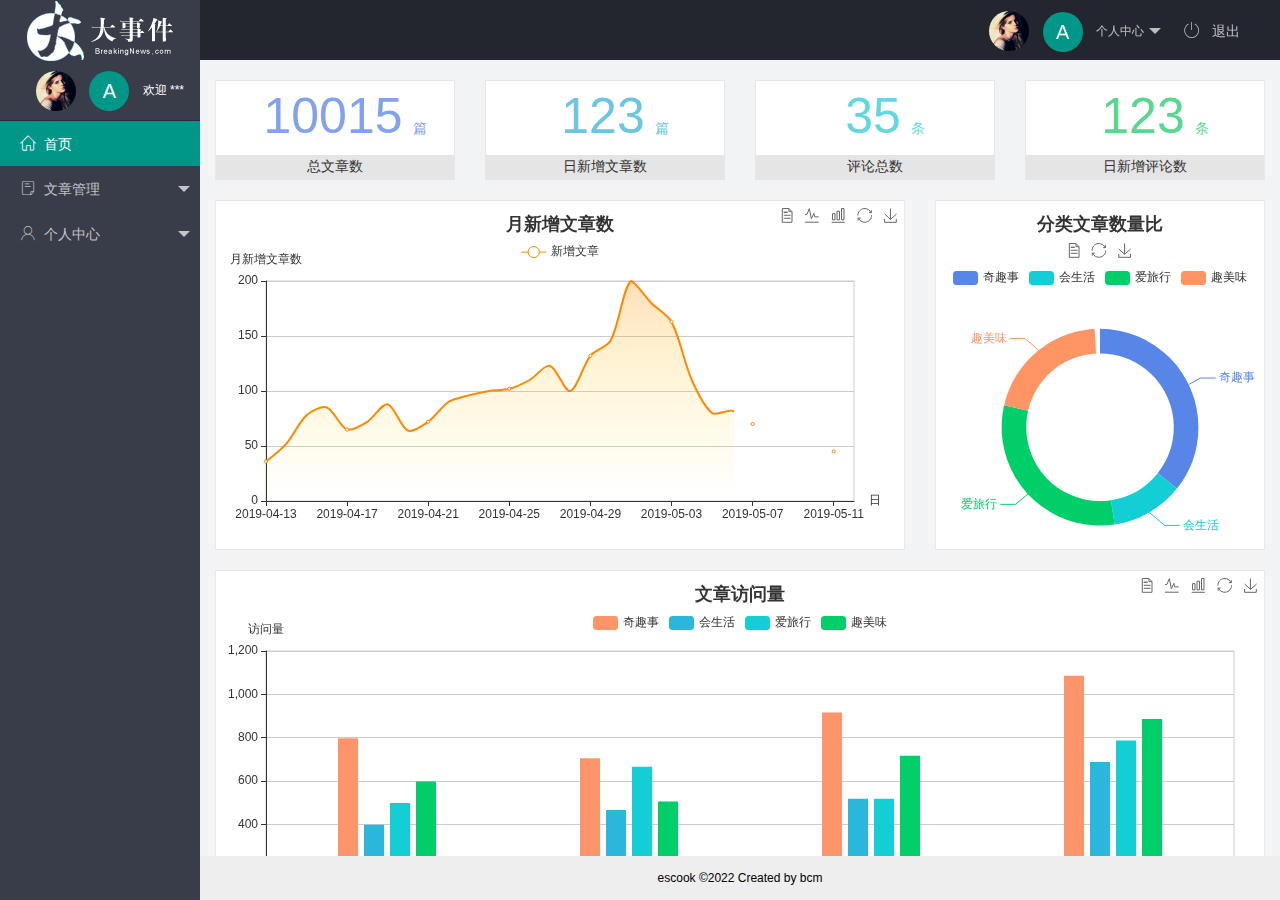
<file: index.html>
<!DOCTYPE html>
<html lang="en">

<head>
    <meta charset="UTF-8">
    <meta http-equiv="X-UA-Compatible" content="IE=edge">
    <meta name="viewport" content="width=device-width, initial-scale=1.0">
    <title>后台主页</title>
    <!-- 导入layui的样式表 -->
    <link rel="stylesheet" href="./assets/lib/layui/css/layui.css">
    <!-- 导入第三方图表库 -->
    <link rel="stylesheet" href="./assets/fonts/iconfont.css">
    <!-- 导入自己的样式表 -->
    <link rel="stylesheet" href="./assets/css/index.css">
</head>

<body>
    <div class="layui-layout layui-layout-admin">
        <div class="layui-header">
            <div class="layui-logo layui-hide-xs layui-bg-black">
                <img src="./assets/images/logo.png" alt="" />
            </div>
            <!-- 头部区域（可配合layui 已有的水平导航） -->
            <ul class="layui-nav layui-layout-left">
                <!-- 移动端显示 -->
                <li class="layui-nav-item layui-show-xs-inline-block layui-hide-sm" lay-header-event="menuLeft">
                    <i class="layui-icon layui-icon-spread-left"></i>
                </li>


                <dl class="layui-nav-child">
                    <dd><a href="">menu 11</a></dd>
                    <dd><a href="">menu 22</a></dd>
                    <dd><a href="">menu 33</a></dd>
                </dl>
                </li>
            </ul>
            <ul class="layui-nav layui-layout-right">
                <li class="layui-nav-item layui-hide layui-show-md-inline-block">
                    <a href="javascript:;" class="userinfo">
                        <img src="./assets/images/sample.jpg" class="layui-nav-img">
                        <span class="text-avatar">A</span> 个人中心
                    </a>
                    <dl class="layui-nav-child">
                        <dd><a href="/user/user_info.html" target="fm">基本资料</a></dd>
                        <dd><a href="/user/user_avatar.html" target="fm">更换头像</a></dd>
                        <dd><a href="/user/user_pwd.html" target="fm">重置密码</a></dd>
                    </dl>
                </li>
                <li class="layui-nav-item" lay-header-event="menuRight" lay-unselect>
                    <a href="javascript:;" id="btnLogout">
                        <!-- <i class="layui-icon layui-icon-more-vertical"></i> -->
                        <span class="iconfont icon-tuichu"></span> 退出
                    </a>
                </li>
            </ul>
        </div>

        <div class="layui-side layui-bg-black">
            <div class="layui-side-scroll">
                <div class="userinfo">
                    <img src="./assets/images/sample.jpg" class="layui-nav-img">
                    <span class="text-avatar">A</span>
                    <span id="welcome">欢迎 ***</span>
                </div>
                <!-- 左侧导航区域（可配合layui已有的垂直导航） -->
                <ul class="layui-nav layui-nav-tree" lay-shrink="all">
                    <li class="layui-nav-item layui-this"><a href="./home/dashboard.html" target="fm"><span class="iconfont icon-home"></span>首页</a></li>
                    <li class="layui-nav-item">
                        <a class="" href="javascript:;"><span class="iconfont icon-16"></span>文章管理</a>
                        <dl class="layui-nav-child">
                            <dd><a href="/article/art_cate.html" target="fm"><i class="layui-icon layui-icon-app"></i>文章类别</a></dd>
                            <dd><a href="/article/art_list.html" target="fm"><i class="layui-icon layui-icon-app"></i>文章列表</a></dd>
                            <dd><a href="/article/art_pub.html" target="fm"><i class="layui-icon layui-icon-app"></i>发布文章</a></dd>
                        </dl>
                    </li>
                    <li class="layui-nav-item">
                        <a href="javascript:;"><span class="iconfont icon-user"></span>个人中心</a>
                        <dl class="layui-nav-child">
                            <dd><a href="./user/user_info.html" target="fm"><i class="layui-icon layui-icon-app"></i>基本资料</a></dd>
                            <dd><a href="./user/user_avatar.html" target="fm"><i class="layui-icon layui-icon-app"></i>更换头像</a></dd>
                            <dd><a href="./user/user_pwd.html" target="fm"><i class="layui-icon layui-icon-app"></i>重置密码</a></dd>
                        </dl>
                    </li>

                </ul>
            </div>
        </div>

        <div class="layui-body">
            <!-- 内容主体区域 -->
            <iframe name="fm" src="./home/dashboard.html" frameborder="0"></iframe>
        </div>

        <div class="layui-footer">
            <!-- 底部固定区域 -->
            escook ©2022 Created by bcm
        </div>
    </div>

    <!-- 导入layui的js -->
    <script src="./assets/lib/layui/layui.all.js"></script>
    <!-- 导入jquery -->
    <script src="./assets/lib/jquery.js"></script>
    <!-- 导入自己封装的baseAPI.js 文件，用来发起请求时，拼接根路径的 -->
    <script src="./assets/js/baseAPI.js"></script>
    <!-- 导入自己js文件 -->
    <script src="./assets/js/index.js"></script>
</body>

</html>
</file>
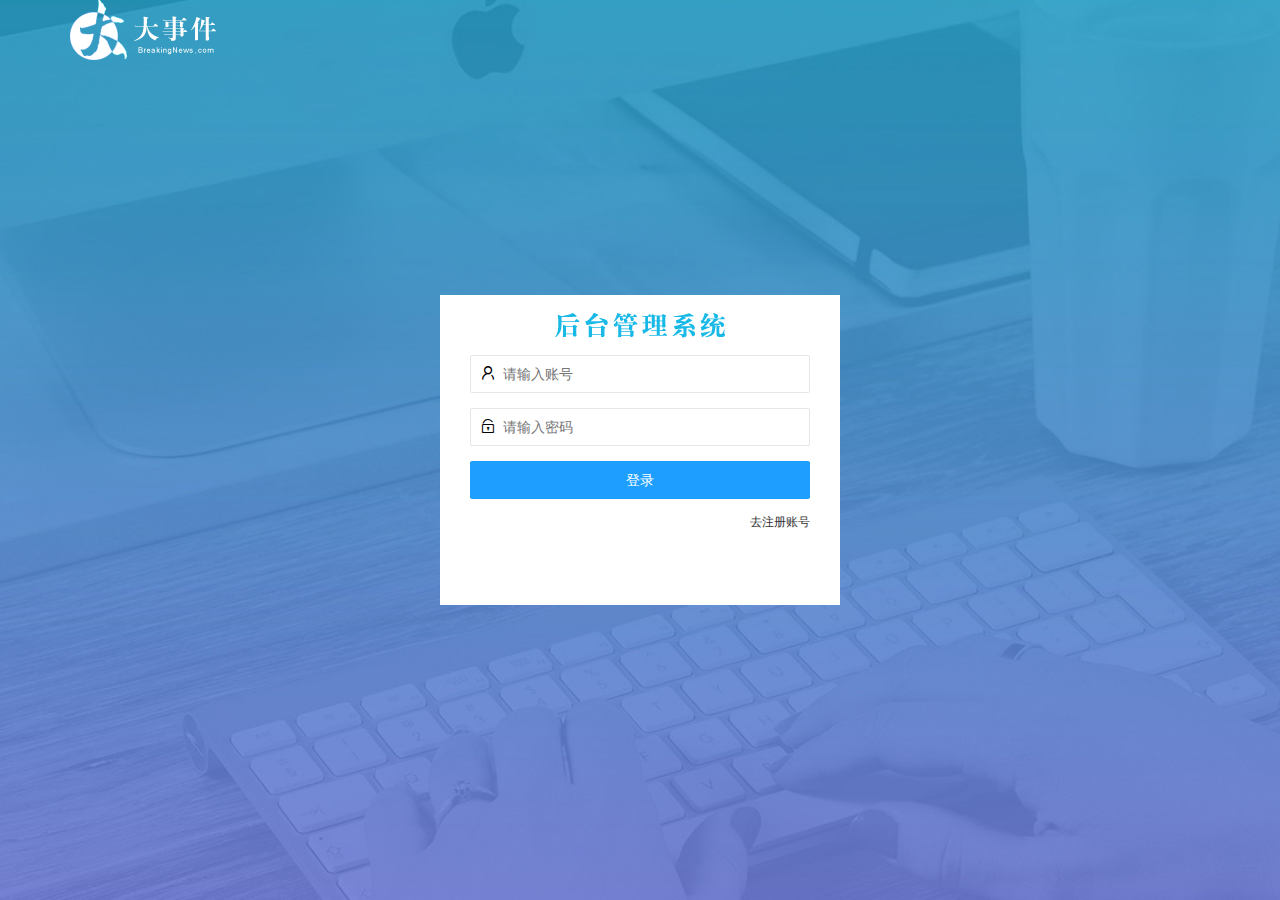
<file: login.html>
<!DOCTYPE html>
<html lang="en">

<head>
    <meta charset="UTF-8">
    <meta http-equiv="X-UA-Compatible" content="IE=edge">
    <meta name="viewport" content="width=device-width, initial-scale=1.0">
    <title>大事件-登陆/注册</title>
    <!-- 导入自己的样式 -->
    <link rel="stylesheet" href="./assets/css/login.css" />
    <!-- 导入layui样式 -->
    <link rel="stylesheet" href="./assets/lib/layui/css/layui.css">
</head>

<body>
    <!-- 头部的logo区域 -->
    <div class="layui-main">
        <img src="./assets/images/logo.png" alt="" />
    </div>

    <!-- 登陆注册区域 -->
    <div class="loginAndRegBox">
        <div class="title-box"></div>

        <!-- 登陆的div -->
        <div class="login-box">
            <!-- 登录的表单 -->
            <form class="layui-form" id="form_login">
                <!-- 用户名（账号） -->
                <div class="layui-form-item">
                    <i class="layui-icon layui-icon-username"></i>
                    <input type="text" name="username" required lay-verify="required" placeholder="请输入账号" autocomplete="off" class="layui-input">
                </div>
                <!-- 密码 -->
                <div class="layui-form-item">
                    <i class="layui-icon layui-icon-password"></i>
                    <input type="password" name="password" required lay-verify="required|pwd" placeholder="请输入密码" autocomplete="off" class="layui-input">
                </div>
                <!-- 登录按钮 -->
                <div class="layui-form-item">
                    <!-- 注意：这里表单提交按钮和普通按钮的区别，就是lay-submit属性 -->
                    <!-- layui-btn-normal是蓝色的样式 -->
                    <button class="layui-btn layui-btn-fluid layui-btn-normal" lay-submit>登录</button>
                </div>

                <!-- 去注册账号 -->
                <div class="layui-form-item links">
                    <a href="javascript:;" id="link_reg">去注册账号</a>
                </div>
            </form>

            <!-- <a href="javascript:;" id="link_reg">去注册账号</a> -->

        </div>

        <!-- 注册的div -->
        <div class="reg-box">
            <!-- 注册的表单 -->
            <form class="layui-form" id="form_reg">
                <!-- 用户名（账号） -->
                <!-- 注意：lay-verify属性，是设置校验规则的，必须引入layui的js才可以生效 -->
                <div class="layui-form-item">
                    <i class="layui-icon layui-icon-username"></i>
                    <input type="text" name="username" required lay-verify="required" placeholder="请输入账号" autocomplete="off" class="layui-input">
                </div>
                <!-- 密码 -->
                <div class="layui-form-item">
                    <i class="layui-icon layui-icon-password"></i>
                    <input type="password" name="password" required lay-verify="required|pwd" placeholder="请输入密码" autocomplete="off" class="layui-input">
                </div>
                <!-- 确认密码 -->
                <div class="layui-form-item">
                    <i class="layui-icon layui-icon-password"></i>
                    <input type="password" name="repassword" required lay-verify="required|pwd|repwd" placeholder="请确认密码" autocomplete="off" class="layui-input">
                </div>
                <!-- 登录按钮 -->
                <div class="layui-form-item">
                    <!-- 注意：这里表单提交按钮和普通按钮的区别，就是lay-submit属性 -->
                    <!-- layui-btn-normal是蓝色的样式 -->
                    <button class="layui-btn layui-btn-fluid layui-btn-normal" lay-submit>注册</button>
                </div>

                <!-- 去注册账号 -->
                <div class="layui-form-item links">
                    <a href="javascript:;" id="link_login">去登录</a>
                </div>
            </form>
            <!-- <a href="javascript:;" id="link_login">去登录</a> -->
        </div>
    </div>
    <!-- 导入layui的js文件 -->
    <script src="./assets/lib/layui/layui.all.js"></script>
    <!-- 导入jquery -->
    <script src="./assets/lib/jquery.js"></script>
    <!-- 导入自己封装的baseAPI.js -->
    <script src="./assets/js/baseAPI.js"></script>
    <!-- 导入自己的js -->
    <script src="./assets/js/login.js"></script>
</body>

</html>
</file>
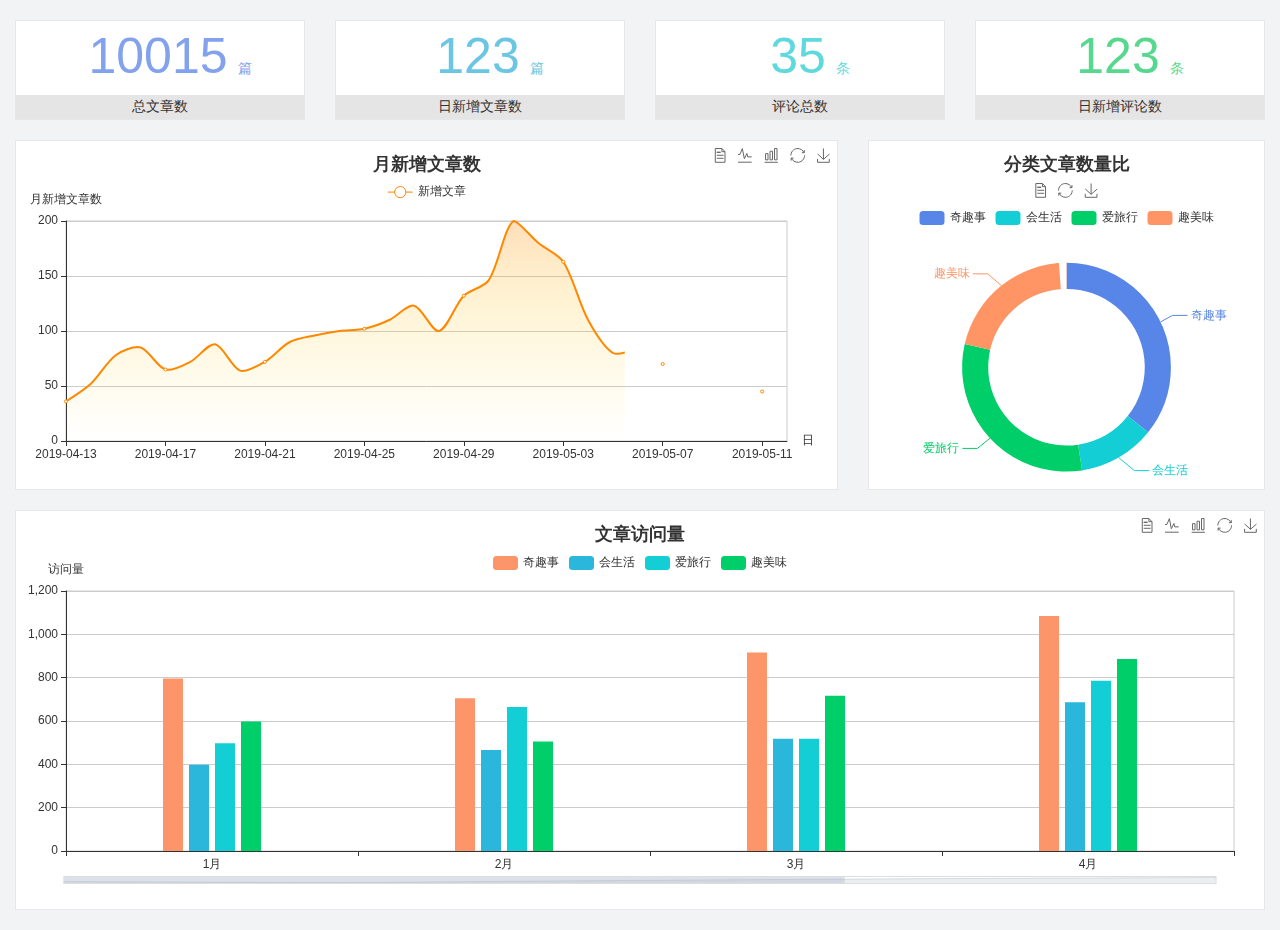
<file: home/dashboard.html>
<!DOCTYPE html>
<html lang="en">

<head>
    <meta charset="UTF-8">
    <meta name="viewport" content="width=device-width, initial-scale=1.0">
    <meta http-equiv="X-UA-Compatible" content="ie=edge">
    <title>图表统计</title>
    <link rel="stylesheet" href="../assets/lib/bootstrap.css" />
    <link rel="stylesheet" href="../assets/lib/main.css" />
    <script src="../assets/lib/jquery.js"></script>
    <script type="text/javascript" src="../assets/lib/echarts.min.js"></script>
</head>

<body>
    <div class="container-fluid">
        <div class="row spannel_list">
            <div class="col-sm-3 col-xs-6">
                <div class="spannel">
                    <em>10015</em><span>篇</span>
                    <b>总文章数</b>
                </div>
            </div>
            <div class="col-sm-3 col-xs-6">
                <div class="spannel scolor01">
                    <em>123</em><span>篇</span>
                    <b>日新增文章数</b>
                </div>
            </div>
            <div class="col-sm-3 col-xs-6">
                <div class="spannel scolor02">
                    <em>35</em><span>条</span>
                    <b>评论总数</b>
                </div>
            </div>
            <div class="col-sm-3 col-xs-6">
                <div class="spannel scolor03">
                    <em>123</em><span>条</span>
                    <b>日新增评论数</b>
                </div>
            </div>
        </div>
    </div>

    <div class="container-fluid">
        <div class="row curve-pie">
            <div class="col-lg-8 col-md-8">
                <div class="gragh_pannel" id="curve_show"></div>
            </div>
            <div class="col-lg-4 col-md-4">
                <div class="gragh_pannel" id="pie_show"></div>
            </div>
        </div>
    </div>

    <div class="container-fluid">
        <div class="column_pannel" id="column_show"></div>
    </div>

    <script>
        var oChart = echarts.init(document.getElementById('curve_show'));
        var aList_all = [{
            'count': 36,
            'date': '2019-04-13'
        }, {
            'count': 52,
            'date': '2019-04-14'
        }, {
            'count': 78,
            'date': '2019-04-15'
        }, {
            'count': 85,
            'date': '2019-04-16'
        }, {
            'count': 65,
            'date': '2019-04-17'
        }, {
            'count': 72,
            'date': '2019-04-18'
        }, {
            'count': 88,
            'date': '2019-04-19'
        }, {
            'count': 64,
            'date': '2019-04-20'
        }, {
            'count': 72,
            'date': '2019-04-21'
        }, {
            'count': 90,
            'date': '2019-04-22'
        }, {
            'count': 96,
            'date': '2019-04-23'
        }, {
            'count': 100,
            'date': '2019-04-24'
        }, {
            'count': 102,
            'date': '2019-04-25'
        }, {
            'count': 110,
            'date': '2019-04-26'
        }, {
            'count': 123,
            'date': '2019-04-27'
        }, {
            'count': 100,
            'date': '2019-04-28'
        }, {
            'count': 132,
            'date': '2019-04-29'
        }, {
            'count': 146,
            'date': '2019-04-30'
        }, {
            'count': 200,
            'date': '2019-05-01'
        }, {
            'count': 180,
            'date': '2019-05-02'
        }, {
            'count': 163,
            'date': '2019-05-03'
        }, {
            'count': 110,
            'date': '2019-05-04'
        }, {
            'count': 80,
            'date': '2019-05-05'
        }, {
            'count': 82,
            'date': '2019-05-06'
        }, {
            'count': 70,
            'date': '2019-05-07'
        }, {
            'count': 65,
            'date': '2019-05-08'
        }, {
            'count': 54,
            'date': '2019-05-09'
        }, {
            'count': 40,
            'date': '2019-05-10'
        }, {
            'count': 45,
            'date': '2019-05-11'
        }, {
            'count': 38,
            'date': '2019-05-12'
        }, ];

        let aCount = [];
        let aDate = [];

        for (var i = 0; i < aList_all.length; i++) {
            aCount.push(aList_all[i].count);
            aDate.push(aList_all[i].date);
        }

        var chartopt = {
            title: {
                text: '月新增文章数',
                left: 'center',
                top: '10'
            },
            tooltip: {
                trigger: 'axis'
            },
            legend: {
                data: ['新增文章'],
                top: '40'
            },
            toolbox: {
                show: true,
                feature: {
                    mark: {
                        show: true
                    },
                    dataView: {
                        show: true,
                        readOnly: false
                    },
                    magicType: {
                        show: true,
                        type: ['line', 'bar']
                    },
                    restore: {
                        show: true
                    },
                    saveAsImage: {
                        show: true
                    }
                }
            },
            calculable: true,
            xAxis: [{
                name: '日',
                type: 'category',
                boundaryGap: false,
                data: aDate
            }],
            yAxis: [{
                name: '月新增文章数',
                type: 'value'
            }],
            series: [{
                name: '新增文章',
                type: 'line',
                smooth: true,
                itemStyle: {
                    normal: {
                        areaStyle: {
                            type: 'default'
                        },
                        color: '#f80'
                    },
                    lineStyle: {
                        color: '#f80'
                    }
                },
                data: aCount
            }],
            areaStyle: {
                normal: {
                    color: new echarts.graphic.LinearGradient(0, 0, 0, 1, [{
                        offset: 0,
                        color: 'rgba(255,136,0,0.39)'
                    }, {
                        offset: .34,
                        color: 'rgba(255,180,0,0.25)'
                    }, {
                        offset: 1,
                        color: 'rgba(255,222,0,0.00)'
                    }])

                }
            },
            grid: {
                show: true,
                x: 50,
                x2: 50,
                y: 80,
                height: 220
            }
        };

        oChart.setOption(chartopt);


        var oPie = echarts.init(document.getElementById('pie_show'));
        var oPieopt = {
            title: {
                top: 10,
                text: '分类文章数量比',
                x: 'center'
            },
            tooltip: {
                trigger: 'item',
                formatter: "{a} <br/>{b} : {c} ({d}%)"
            },
            color: ['#5885e8', '#13cfd5', '#00ce68', '#ff9565'],
            legend: {
                x: 'center',
                top: 65,
                data: ['奇趣事', '会生活', '爱旅行', '趣美味']
            },
            toolbox: {
                show: true,
                x: 'center',
                top: 35,
                feature: {
                    mark: {
                        show: true
                    },
                    dataView: {
                        show: true,
                        readOnly: false
                    },
                    magicType: {
                        show: true,
                        type: ['pie', 'funnel'],
                        option: {
                            funnel: {
                                x: '25%',
                                width: '50%',
                                funnelAlign: 'left',
                                max: 1548
                            }
                        }
                    },
                    restore: {
                        show: true
                    },
                    saveAsImage: {
                        show: true
                    }
                }
            },
            calculable: true,
            series: [{
                name: '访问来源',
                type: 'pie',
                radius: ['45%', '60%'],
                center: ['50%', '65%'],
                data: [{
                    value: 300,
                    name: '奇趣事'
                }, {
                    value: 100,
                    name: '会生活'
                }, {
                    value: 260,
                    name: '爱旅行'
                }, {
                    value: 180,
                    name: '趣美味'
                }]
            }]
        };
        oPie.setOption(oPieopt);



        var oColumn = this.echarts.init(document.getElementById('column_show'));
        var oColumnopt = {
            title: {
                text: '文章访问量',
                left: 'center',
                top: '10'
            },
            tooltip: {
                trigger: 'axis'
            },
            legend: {
                data: ['奇趣事', '会生活', '爱旅行', '趣美味'],
                top: '40'
            },
            toolbox: {
                show: true,
                feature: {
                    mark: {
                        show: true
                    },
                    dataView: {
                        show: true,
                        readOnly: false
                    },
                    magicType: {
                        show: true,
                        type: ['line', 'bar']
                    },
                    restore: {
                        show: true
                    },
                    saveAsImage: {
                        show: true
                    }
                }
            },
            calculable: true,
            xAxis: [{
                type: 'category',
                data: ['1月', '2月', '3月', '4月', '5月']
            }],
            yAxis: [{
                name: '访问量',
                type: 'value'
            }],
            series: [{
                name: '奇趣事',
                type: 'bar',
                barWidth: 20,
                itemStyle: {
                    normal: {
                        areaStyle: {
                            type: 'default'
                        },
                        color: '#fd956a'
                    }
                },
                data: [800, 708, 920, 1090, 1200]
            }, {
                name: '会生活',
                type: 'bar',
                barWidth: 20,
                itemStyle: {
                    normal: {
                        areaStyle: {
                            type: 'default'
                        },
                        color: '#2bb6db'
                    }
                },
                data: [400, 468, 520, 690, 800]
            }, {
                name: '爱旅行',
                type: 'bar',
                barWidth: 20,
                itemStyle: {
                    normal: {
                        areaStyle: {
                            type: 'default'
                        },
                        color: '#13cfd5'
                    }
                },
                data: [500, 668, 520, 790, 900]
            }, {
                name: '趣美味',
                type: 'bar',
                barWidth: 20,
                itemStyle: {
                    normal: {
                        areaStyle: {
                            type: 'default'
                        },
                        color: '#00ce68'
                    }
                },
                data: [600, 508, 720, 890, 1000]
            }],
            grid: {
                show: true,
                x: 50,
                x2: 30,
                y: 80,
                height: 260
            },
            dataZoom: [ //给x轴设置滚动条
                {
                    start: 0, //默认为0
                    end: 100 - 1000 / 31, //默认为100
                    type: 'slider',
                    show: true,
                    xAxisIndex: [0],
                    handleSize: 0, //滑动条的 左右2个滑动条的大小
                    height: 8, //组件高度
                    left: 45, //左边的距离
                    right: 50, //右边的距离
                    bottom: 26, //右边的距离
                    handleColor: '#ddd', //h滑动图标的颜色
                    handleStyle: {
                        borderColor: "#cacaca",
                        borderWidth: "1",
                        shadowBlur: 2,
                        background: "#ddd",
                        shadowColor: "#ddd",
                    }
                }
            ]
        };
        oColumn.setOption(oColumnopt);
    </script>
</body>

</html>
</file>
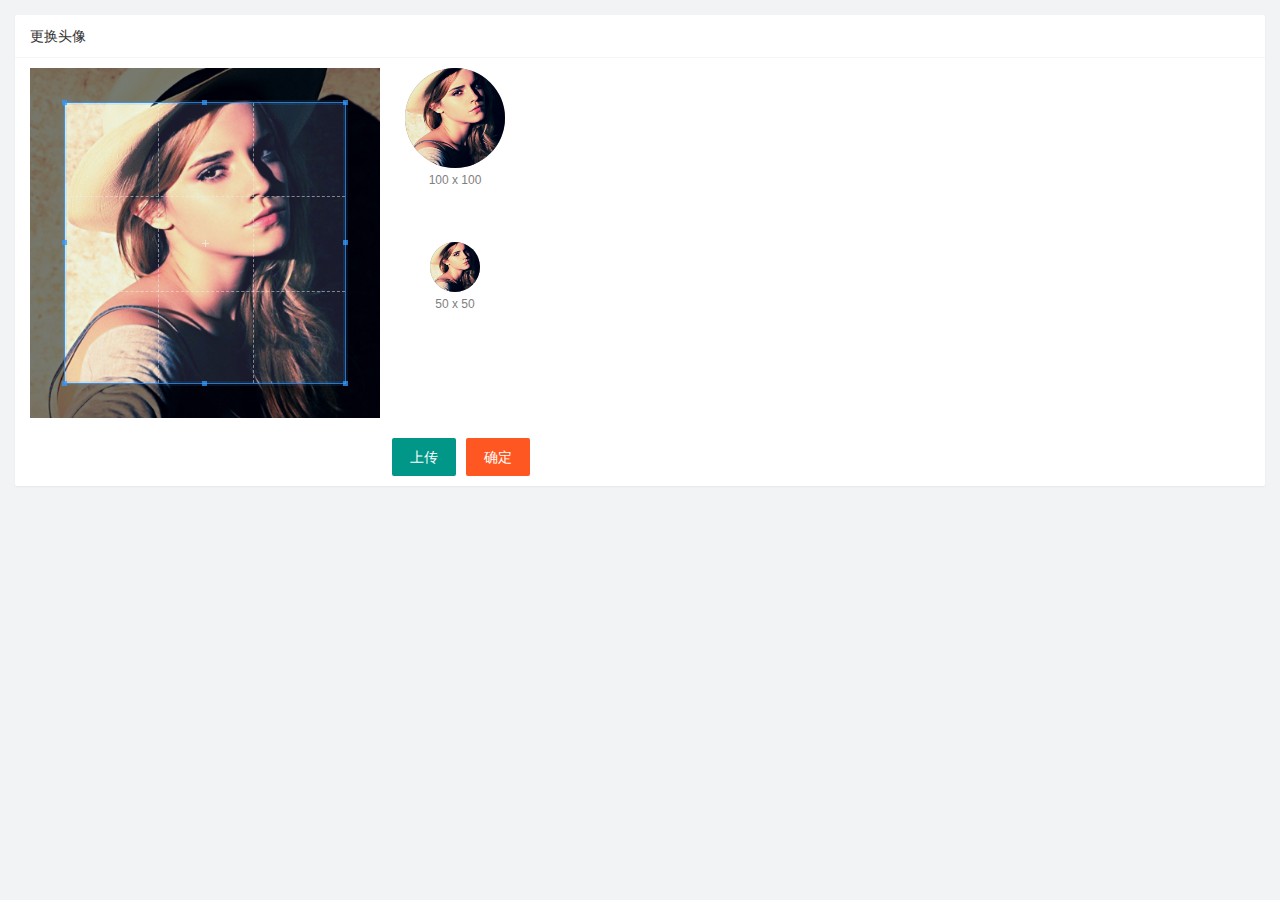
<file: user/user_avatar.html>
<!DOCTYPE html>
<html lang="en">

<head>
    <meta charset="UTF-8">
    <meta http-equiv="X-UA-Compatible" content="IE=edge">
    <meta name="viewport" content="width=device-width, initial-scale=1.0">
    <title>Document</title>
    <title>Document</title>
    <!-- 导入layui的样式表 -->
    <link rel="stylesheet" href="../assets/lib/layui/css/layui.css">
    <link rel="stylesheet" href="../assets/lib/cropper/cropper.css" />
    <!-- 导入自己的样式表 -->
    <link rel="stylesheet" href="../assets/css/user/user_avatar.css">
</head>

<body>
    <!-- 卡片区域 -->
    <div class="layui-card">
        <div class="layui-card-header">更换头像</div>
        <div class="layui-card-body">
            <!-- 第一行的图片裁剪和预览区域 -->
            <div class="row1">
                <!-- 图片裁剪区域 -->
                <div class="cropper-box">
                    <!-- 这个 img 标签很重要，将来会把它初始化为裁剪区域 -->
                    <img id="image" src="/assets/images/sample.jpg" />
                </div>
                <!-- 图片的预览区域 -->
                <div class="preview-box">
                    <div>
                        <!-- 宽高为 100px 的预览区域 -->
                        <div class="img-preview w100"></div>
                        <p class="size">100 x 100</p>
                    </div>
                    <div>
                        <!-- 宽高为 50px 的预览区域 -->
                        <div class="img-preview w50"></div>
                        <p class="size">50 x 50</p>
                    </div>
                </div>
            </div>

            <!-- 第二行的按钮区域 -->
            <div class="row2">
                <!-- 通过 accept 属性，可以指定，允许用户选择什么类型的文件 -->
                <input type="file" id="file" accept="image/png,image/jpeg" />
                <button type="button" class="layui-btn" id="btnChooseImage">上传</button>
                <button type="button" class="layui-btn layui-btn-danger" id="btnUpload">确定</button>
            </div>
        </div>
    </div>
    <script src="/assets/lib/layui/layui.all.js"></script>
    <script src="../assets/lib/jquery.js "></script>
    <script src="../assets/lib/cropper/Cropper.js "></script>
    <script src="../assets/lib/cropper/jquery-cropper.js "></script>
    <script src="/assets/js/baseAPI.js"></script>
    <script src="/assets/js/user/user_avatar.js "></script>
</body>

</html>
</file>
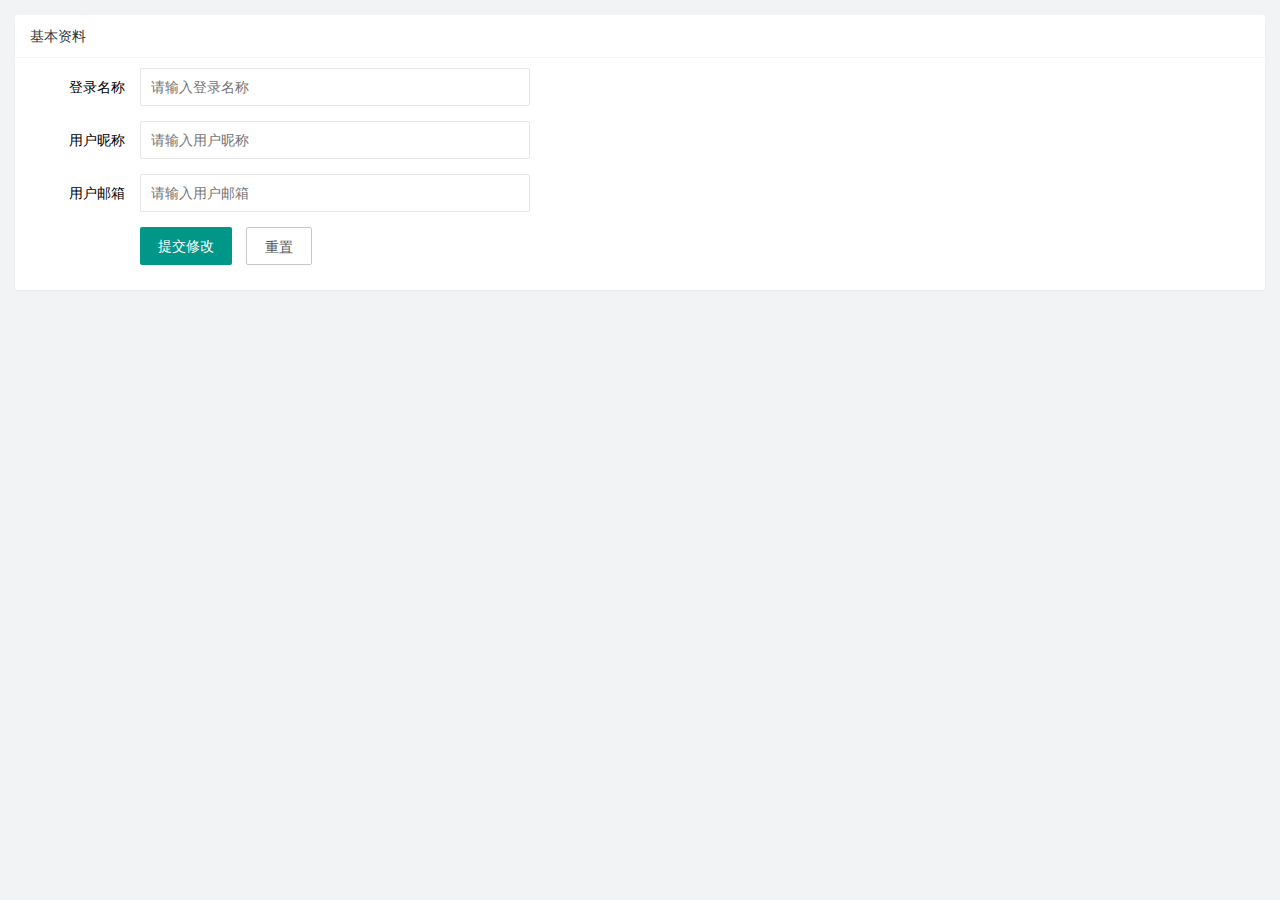
<file: user/user_info.html>
<!DOCTYPE html>
<html lang="en">

<head>
    <meta charset="UTF-8">
    <meta http-equiv="X-UA-Compatible" content="IE=edge">
    <meta name="viewport" content="width=device-width, initial-scale=1.0">
    <title>个人中心-基本资料</title>
    <!-- 导入layui的样式表 -->
    <link rel="stylesheet" href="../assets/lib/layui/css/layui.css">
    <!-- 导入自己的样式表 -->
    <link rel="stylesheet" href="../assets/css/user/user_info.css">
</head>

<body>
    <!-- 卡片区域 -->
    <div class="layui-card">
        <div class="layui-card-header">基本资料</div>
        <div class="layui-card-body">
            <form class="layui-form" lay-filter="formUserInfo">
                <!-- 这是隐藏域 -->
                <input type="hidden" name="id" value="" />
                <div class="layui-form-item">
                    <label class="layui-form-label">登录名称</label>
                    <div class="layui-input-block">
                        <input type="text" name="username" required lay-verify="required" placeholder="请输入登录名称" autocomplete="off" class="layui-input" readonly>
                    </div>
                </div>

                <div class="layui-form-item">
                    <label class="layui-form-label">用户昵称</label>
                    <div class="layui-input-block">
                        <input type="text" name="nickname" required lay-verify="required|nickname" placeholder="请输入用户昵称" autocomplete="off" class="layui-input">
                    </div>
                </div>

                <div class="layui-form-item">
                    <label class="layui-form-label">用户邮箱</label>
                    <div class="layui-input-block">
                        <input type="text" name="email" required lay-verify="required|email" placeholder="请输入用户邮箱" autocomplete="off" class="layui-input">
                    </div>
                </div>

                <div class="layui-form-item">
                    <div class="layui-input-block">
                        <button class="layui-btn" lay-submit lay-filter="formDemo">提交修改</button>
                        <button type="reset" class="layui-btn layui-btn-primary" id="btnReset">重置</button>
                    </div>
                </div>

            </form>
        </div>
    </div>

    <!-- 导入layui的js -->
    <script src="../assets/lib/layui/layui.all.js"></script>
    <!-- 导入jquery -->
    <script src="../assets/lib/jquery.js"></script>
    <!-- 导入自己封装的baseAPI -->
    <script src="../assets/js/baseAPI.js"></script>
    <!-- 导入自己js文件 -->
    <script src="../assets/js/user/user_info.js"></script>
</body>

</html>
</file>
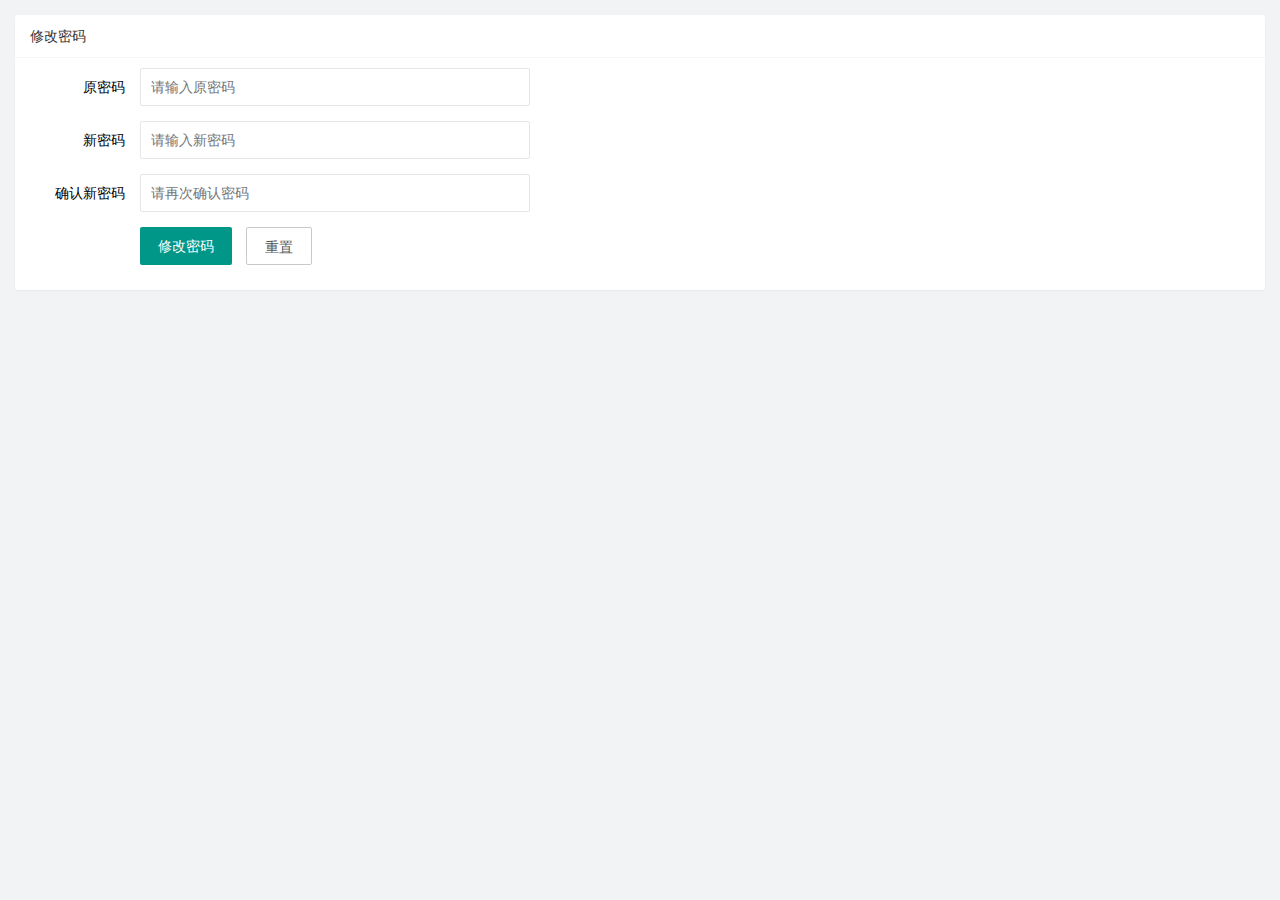
<file: user/user_pwd.html>
<!DOCTYPE html>
<html lang="en">

<head>
    <meta charset="UTF-8">
    <meta http-equiv="X-UA-Compatible" content="IE=edge">
    <meta name="viewport" content="width=device-width, initial-scale=1.0">
    <title>Document</title>
    <!-- 导入layui的样式表 -->
    <link rel="stylesheet" href="../assets/lib/layui/css/layui.css">
    <!-- 导入自己的样式表 -->
    <link rel="stylesheet" href="../assets/css/user/user_pwd.css">
</head>

<body>
    <!-- 卡片区域 -->
    <div class="layui-card">
        <div class="layui-card-header">修改密码</div>
        <div class="layui-card-body">
            <!-- 表单 -->
            <form class="layui-form">
                <div class="layui-form-item">
                    <label class="layui-form-label">原密码</label>
                    <div class="layui-input-block">
                        <input type="password" name="oldPwd" required lay-verify="required|pwd" placeholder="请输入原密码" autocomplete="off" class="layui-input">
                    </div>
                </div>

                <div class="layui-form-item">
                    <label class="layui-form-label">新密码</label>
                    <div class="layui-input-block">
                        <input type="password" name="newPwd" required lay-verify="required|pwd|samePwd" placeholder="请输入新密码" autocomplete="off" class="layui-input">
                    </div>
                </div>

                <div class="layui-form-item">
                    <label class="layui-form-label">确认新密码</label>
                    <div class="layui-input-block">
                        <input type="password" name="rePwd" required lay-verify="required|pwd|rePwd" placeholder="请再次确认密码" autocomplete="off" class="layui-input">
                    </div>
                </div>

                <div class="layui-form-item">
                    <div class="layui-input-block">
                        <button class="layui-btn" lay-submit lay-filter="formDemo">修改密码</button>
                        <button type="reset" class="layui-btn layui-btn-primary">重置</button>
                    </div>
                </div>

            </form>
        </div>
    </div>

    <!-- 导入layui的js -->
    <script src="../assets/lib/layui/layui.all.js"></script>
    <!-- 导入jquery -->
    <script src="../assets/lib/jquery.js"></script>
    <!-- 导入自己封装的baseAPI -->
    <script src="../assets/js/baseAPI.js"></script>
    <!-- 导入自己js文件 -->
    <script src="../assets/js/user/user_pwd.js"></script>

</body>

</html>
</file>
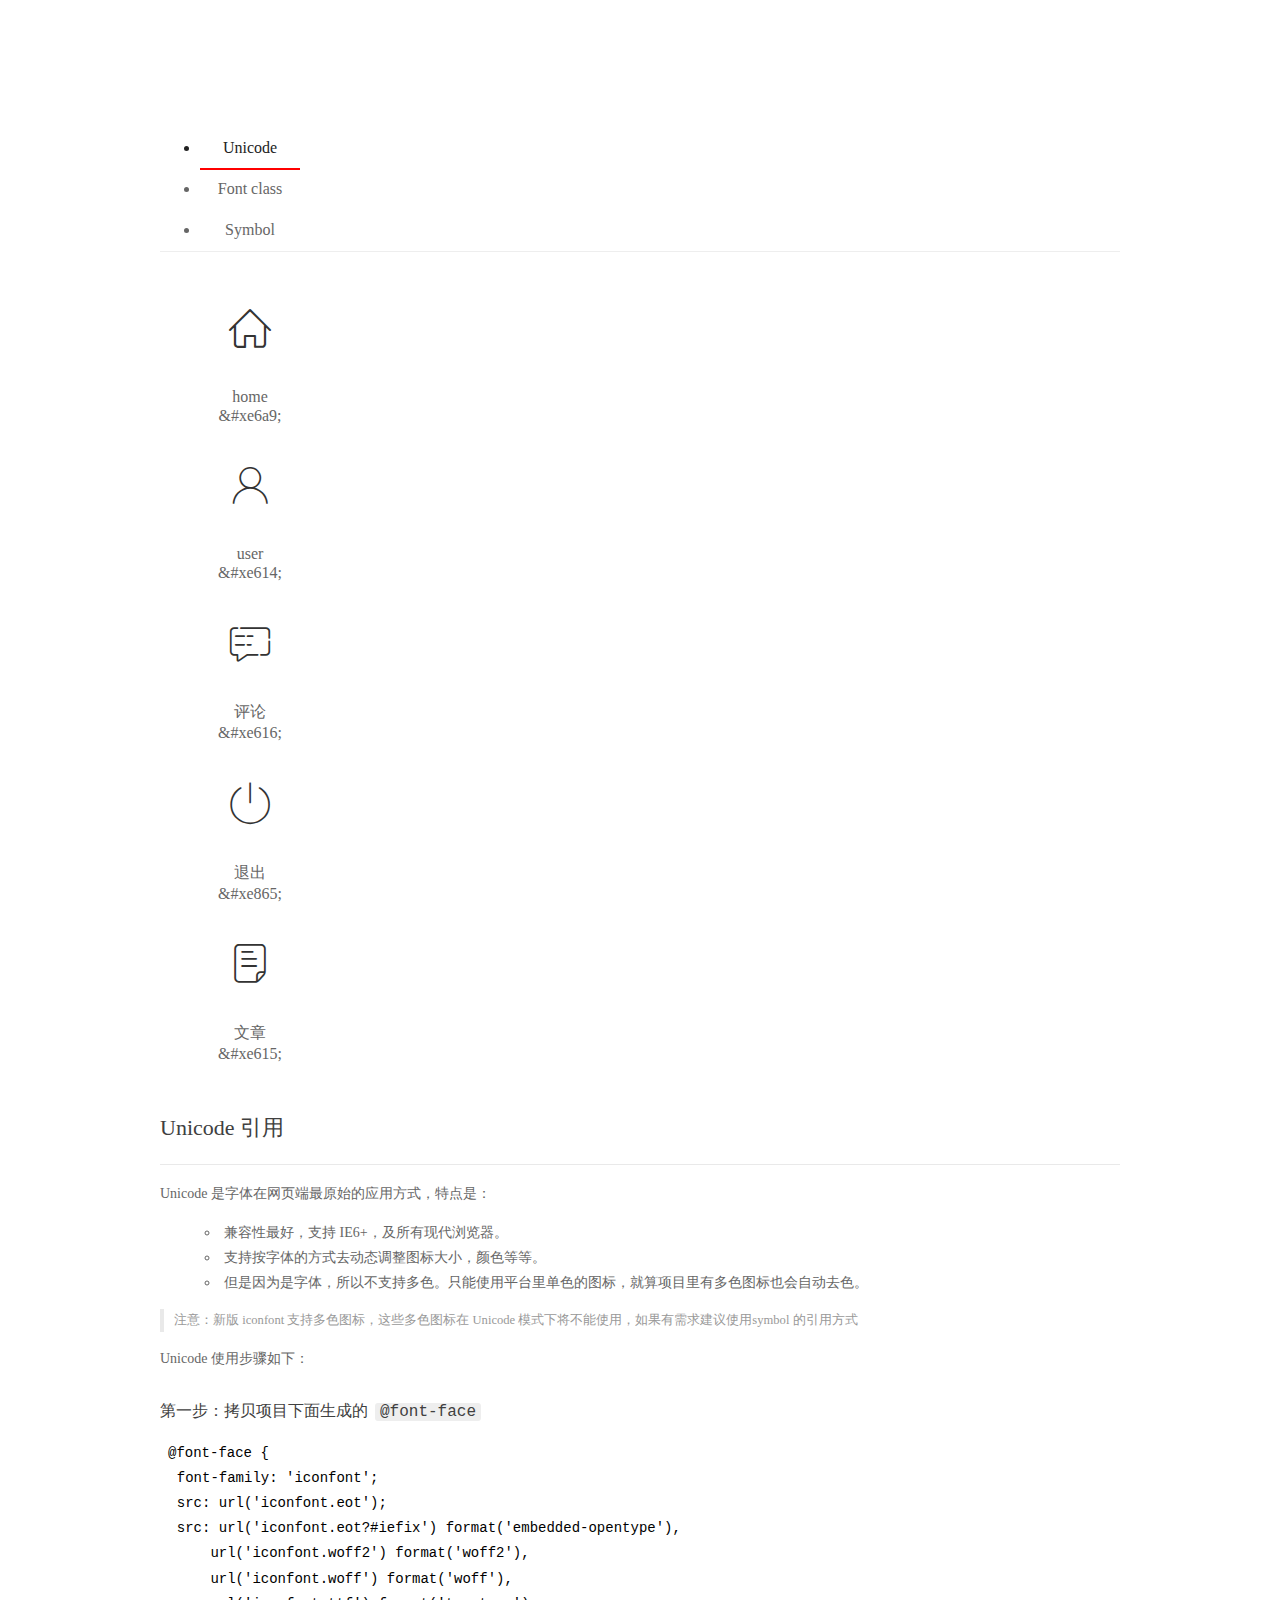
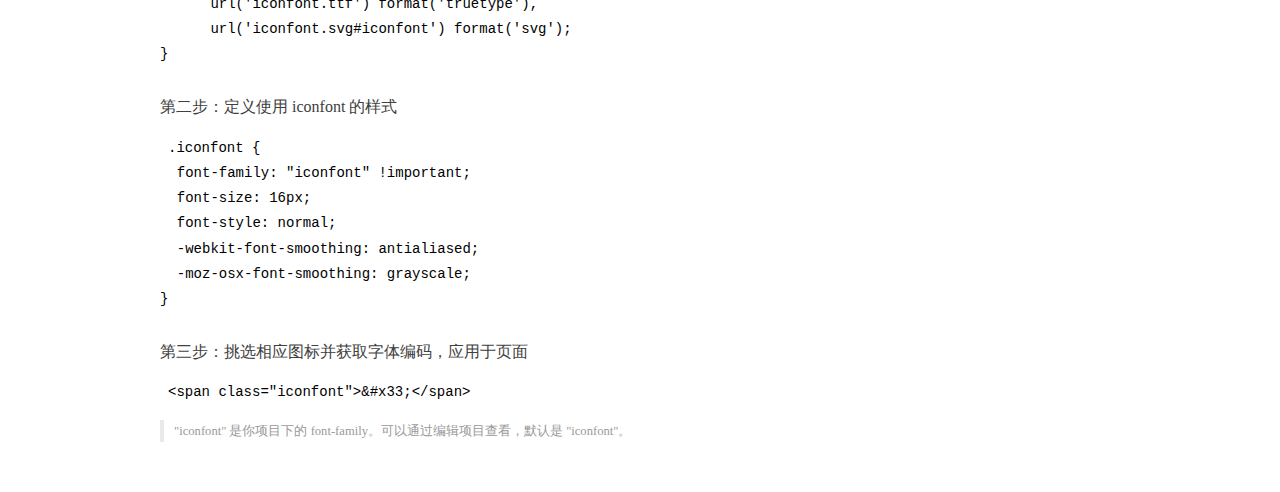
<file: assets/fonts/demo_index.html>
<!DOCTYPE html>
<html>
<head>
  <meta charset="utf-8"/>
  <title>IconFont Demo</title>
  <link rel="shortcut icon" href="https://gtms04.alicdn.com/tps/i4/TB1_oz6GVXXXXaFXpXXJDFnIXXX-64-64.ico" type="image/x-icon"/>
  <link rel="stylesheet" href="https://g.alicdn.com/thx/cube/1.3.2/cube.min.css">
  <link rel="stylesheet" href="demo.css">
  <link rel="stylesheet" href="iconfont.css">
  <script src="iconfont.js"></script>
  <!-- jQuery -->
  <script src="https://a1.alicdn.com/oss/uploads/2018/12/26/7bfddb60-08e8-11e9-9b04-53e73bb6408b.js"></script>
  <!-- 代码高亮 -->
  <script src="https://a1.alicdn.com/oss/uploads/2018/12/26/a3f714d0-08e6-11e9-8a15-ebf944d7534c.js"></script>
</head>
<body>
  <div class="main">
    <h1 class="logo"><a href="https://www.iconfont.cn/" title="iconfont 首页" target="_blank">&#xe86b;</a></h1>
    <div class="nav-tabs">
      <ul id="tabs" class="dib-box">
        <li class="dib active"><span>Unicode</span></li>
        <li class="dib"><span>Font class</span></li>
        <li class="dib"><span>Symbol</span></li>
      </ul>
      
    </div>
    <div class="tab-container">
      <div class="content unicode" style="display: block;">
          <ul class="icon_lists dib-box">
          
            <li class="dib">
              <span class="icon iconfont">&#xe6a9;</span>
                <div class="name">home</div>
                <div class="code-name">&amp;#xe6a9;</div>
              </li>
          
            <li class="dib">
              <span class="icon iconfont">&#xe614;</span>
                <div class="name">user</div>
                <div class="code-name">&amp;#xe614;</div>
              </li>
          
            <li class="dib">
              <span class="icon iconfont">&#xe616;</span>
                <div class="name">评论</div>
                <div class="code-name">&amp;#xe616;</div>
              </li>
          
            <li class="dib">
              <span class="icon iconfont">&#xe865;</span>
                <div class="name">退出</div>
                <div class="code-name">&amp;#xe865;</div>
              </li>
          
            <li class="dib">
              <span class="icon iconfont">&#xe615;</span>
                <div class="name">文章</div>
                <div class="code-name">&amp;#xe615;</div>
              </li>
          
          </ul>
          <div class="article markdown">
          <h2 id="unicode-">Unicode 引用</h2>
          <hr>

          <p>Unicode 是字体在网页端最原始的应用方式，特点是：</p>
          <ul>
            <li>兼容性最好，支持 IE6+，及所有现代浏览器。</li>
            <li>支持按字体的方式去动态调整图标大小，颜色等等。</li>
            <li>但是因为是字体，所以不支持多色。只能使用平台里单色的图标，就算项目里有多色图标也会自动去色。</li>
          </ul>
          <blockquote>
            <p>注意：新版 iconfont 支持多色图标，这些多色图标在 Unicode 模式下将不能使用，如果有需求建议使用symbol 的引用方式</p>
          </blockquote>
          <p>Unicode 使用步骤如下：</p>
          <h3 id="-font-face">第一步：拷贝项目下面生成的 <code>@font-face</code></h3>
<pre><code class="language-css"
>@font-face {
  font-family: 'iconfont';
  src: url('iconfont.eot');
  src: url('iconfont.eot?#iefix') format('embedded-opentype'),
      url('iconfont.woff2') format('woff2'),
      url('iconfont.woff') format('woff'),
      url('iconfont.ttf') format('truetype'),
      url('iconfont.svg#iconfont') format('svg');
}
</code></pre>
          <h3 id="-iconfont-">第二步：定义使用 iconfont 的样式</h3>
<pre><code class="language-css"
>.iconfont {
  font-family: "iconfont" !important;
  font-size: 16px;
  font-style: normal;
  -webkit-font-smoothing: antialiased;
  -moz-osx-font-smoothing: grayscale;
}
</code></pre>
          <h3 id="-">第三步：挑选相应图标并获取字体编码，应用于页面</h3>
<pre>
<code class="language-html"
>&lt;span class="iconfont"&gt;&amp;#x33;&lt;/span&gt;
</code></pre>
          <blockquote>
            <p>"iconfont" 是你项目下的 font-family。可以通过编辑项目查看，默认是 "iconfont"。</p>
          </blockquote>
          </div>
      </div>
      <div class="content font-class">
        <ul class="icon_lists dib-box">
          
          <li class="dib">
            <span class="icon iconfont icon-home"></span>
            <div class="name">
              home
            </div>
            <div class="code-name">.icon-home
            </div>
          </li>
          
          <li class="dib">
            <span class="icon iconfont icon-user"></span>
            <div class="name">
              user
            </div>
            <div class="code-name">.icon-user
            </div>
          </li>
          
          <li class="dib">
            <span class="icon iconfont icon-pinglun"></span>
            <div class="name">
              评论
            </div>
            <div class="code-name">.icon-pinglun
            </div>
          </li>
          
          <li class="dib">
            <span class="icon iconfont icon-tuichu"></span>
            <div class="name">
              退出
            </div>
            <div class="code-name">.icon-tuichu
            </div>
          </li>
          
          <li class="dib">
            <span class="icon iconfont icon-16"></span>
            <div class="name">
              文章
            </div>
            <div class="code-name">.icon-16
            </div>
          </li>
          
        </ul>
        <div class="article markdown">
        <h2 id="font-class-">font-class 引用</h2>
        <hr>

        <p>font-class 是 Unicode 使用方式的一种变种，主要是解决 Unicode 书写不直观，语意不明确的问题。</p>
        <p>与 Unicode 使用方式相比，具有如下特点：</p>
        <ul>
          <li>兼容性良好，支持 IE8+，及所有现代浏览器。</li>
          <li>相比于 Unicode 语意明确，书写更直观。可以很容易分辨这个 icon 是什么。</li>
          <li>因为使用 class 来定义图标，所以当要替换图标时，只需要修改 class 里面的 Unicode 引用。</li>
          <li>不过因为本质上还是使用的字体，所以多色图标还是不支持的。</li>
        </ul>
        <p>使用步骤如下：</p>
        <h3 id="-fontclass-">第一步：引入项目下面生成的 fontclass 代码：</h3>
<pre><code class="language-html">&lt;link rel="stylesheet" href="./iconfont.css"&gt;
</code></pre>
        <h3 id="-">第二步：挑选相应图标并获取类名，应用于页面：</h3>
<pre><code class="language-html">&lt;span class="iconfont icon-xxx"&gt;&lt;/span&gt;
</code></pre>
        <blockquote>
          <p>"
            iconfont" 是你项目下的 font-family。可以通过编辑项目查看，默认是 "iconfont"。</p>
        </blockquote>
      </div>
      </div>
      <div class="content symbol">
          <ul class="icon_lists dib-box">
          
            <li class="dib">
                <svg class="icon svg-icon" aria-hidden="true">
                  <use xlink:href="#icon-home"></use>
                </svg>
                <div class="name">home</div>
                <div class="code-name">#icon-home</div>
            </li>
          
            <li class="dib">
                <svg class="icon svg-icon" aria-hidden="true">
                  <use xlink:href="#icon-user"></use>
                </svg>
                <div class="name">user</div>
                <div class="code-name">#icon-user</div>
            </li>
          
            <li class="dib">
                <svg class="icon svg-icon" aria-hidden="true">
                  <use xlink:href="#icon-pinglun"></use>
                </svg>
                <div class="name">评论</div>
                <div class="code-name">#icon-pinglun</div>
            </li>
          
            <li class="dib">
                <svg class="icon svg-icon" aria-hidden="true">
                  <use xlink:href="#icon-tuichu"></use>
                </svg>
                <div class="name">退出</div>
                <div class="code-name">#icon-tuichu</div>
            </li>
          
            <li class="dib">
                <svg class="icon svg-icon" aria-hidden="true">
                  <use xlink:href="#icon-16"></use>
                </svg>
                <div class="name">文章</div>
                <div class="code-name">#icon-16</div>
            </li>
          
          </ul>
          <div class="article markdown">
          <h2 id="symbol-">Symbol 引用</h2>
          <hr>

          <p>这是一种全新的使用方式，应该说这才是未来的主流，也是平台目前推荐的用法。相关介绍可以参考这篇<a href="">文章</a>
            这种用法其实是做了一个 SVG 的集合，与另外两种相比具有如下特点：</p>
          <ul>
            <li>支持多色图标了，不再受单色限制。</li>
            <li>通过一些技巧，支持像字体那样，通过 <code>font-size</code>, <code>color</code> 来调整样式。</li>
            <li>兼容性较差，支持 IE9+，及现代浏览器。</li>
            <li>浏览器渲染 SVG 的性能一般，还不如 png。</li>
          </ul>
          <p>使用步骤如下：</p>
          <h3 id="-symbol-">第一步：引入项目下面生成的 symbol 代码：</h3>
<pre><code class="language-html">&lt;script src="./iconfont.js"&gt;&lt;/script&gt;
</code></pre>
          <h3 id="-css-">第二步：加入通用 CSS 代码（引入一次就行）：</h3>
<pre><code class="language-html">&lt;style&gt;
.icon {
  width: 1em;
  height: 1em;
  vertical-align: -0.15em;
  fill: currentColor;
  overflow: hidden;
}
&lt;/style&gt;
</code></pre>
          <h3 id="-">第三步：挑选相应图标并获取类名，应用于页面：</h3>
<pre><code class="language-html">&lt;svg class="icon" aria-hidden="true"&gt;
  &lt;use xlink:href="#icon-xxx"&gt;&lt;/use&gt;
&lt;/svg&gt;
</code></pre>
          </div>
      </div>

    </div>
  </div>
  <script>
  $(document).ready(function () {
      $('.tab-container .content:first').show()

      $('#tabs li').click(function (e) {
        var tabContent = $('.tab-container .content')
        var index = $(this).index()

        if ($(this).hasClass('active')) {
          return
        } else {
          $('#tabs li').removeClass('active')
          $(this).addClass('active')

          tabContent.hide().eq(index).fadeIn()
        }
      })
    })
  </script>
</body>
</html>
</file>
<file: assets/lib/layui/css/layui.css>
/** layui-v2.5.5 MIT License By https://www.layui.com */
 .layui-inline,img{display:inline-block;vertical-align:middle}h1,h2,h3,h4,h5,h6{font-weight:400}.layui-edge,.layui-header,.layui-inline,.layui-main{position:relative}.layui-body,.layui-edge,.layui-elip{overflow:hidden}.layui-btn,.layui-edge,.layui-inline,img{vertical-align:middle}.layui-btn,.layui-disabled,.layui-icon,.layui-unselect{-moz-user-select:none;-webkit-user-select:none;-ms-user-select:none}.layui-elip,.layui-form-checkbox span,.layui-form-pane .layui-form-label{text-overflow:ellipsis;white-space:nowrap}.layui-breadcrumb,.layui-tree-btnGroup{visibility:hidden}blockquote,body,button,dd,div,dl,dt,form,h1,h2,h3,h4,h5,h6,input,li,ol,p,pre,td,textarea,th,ul{margin:0;padding:0;-webkit-tap-highlight-color:rgba(0,0,0,0)}a:active,a:hover{outline:0}img{border:none}li{list-style:none}table{border-collapse:collapse;border-spacing:0}h4,h5,h6{font-size:100%}button,input,optgroup,option,select,textarea{font-family:inherit;font-size:inherit;font-style:inherit;font-weight:inherit;outline:0}pre{white-space:pre-wrap;white-space:-moz-pre-wrap;white-space:-pre-wrap;white-space:-o-pre-wrap;word-wrap:break-word}body{line-height:24px;font:14px Helvetica Neue,Helvetica,PingFang SC,Tahoma,Arial,sans-serif}hr{height:1px;margin:10px 0;border:0;clear:both}a{color:#333;text-decoration:none}a:hover{color:#777}a cite{font-style:normal;*cursor:pointer}.layui-border-box,.layui-border-box *{box-sizing:border-box}.layui-box,.layui-box *{box-sizing:content-box}.layui-clear{clear:both;*zoom:1}.layui-clear:after{content:'\20';clear:both;*zoom:1;display:block;height:0}.layui-inline{*display:inline;*zoom:1}.layui-edge{display:inline-block;width:0;height:0;border-width:6px;border-style:dashed;border-color:transparent}.layui-edge-top{top:-4px;border-bottom-color:#999;border-bottom-style:solid}.layui-edge-right{border-left-color:#999;border-left-style:solid}.layui-edge-bottom{top:2px;border-top-color:#999;border-top-style:solid}.layui-edge-left{border-right-color:#999;border-right-style:solid}.layui-disabled,.layui-disabled:hover{color:#d2d2d2!important;cursor:not-allowed!important}.layui-circle{border-radius:100%}.layui-show{display:block!important}.layui-hide{display:none!important}@font-face{font-family:layui-icon;src:url(../font/iconfont.eot?v=250);src:url(../font/iconfont.eot?v=250#iefix) format('embedded-opentype'),url(../font/iconfont.woff2?v=250) format('woff2'),url(../font/iconfont.woff?v=250) format('woff'),url(../font/iconfont.ttf?v=250) format('truetype'),url(../font/iconfont.svg?v=250#layui-icon) format('svg')}.layui-icon{font-family:layui-icon!important;font-size:16px;font-style:normal;-webkit-font-smoothing:antialiased;-moz-osx-font-smoothing:grayscale}.layui-icon-reply-fill:before{content:"\e611"}.layui-icon-set-fill:before{content:"\e614"}.layui-icon-menu-fill:before{content:"\e60f"}.layui-icon-search:before{content:"\e615"}.layui-icon-share:before{content:"\e641"}.layui-icon-set-sm:before{content:"\e620"}.layui-icon-engine:before{content:"\e628"}.layui-icon-close:before{content:"\1006"}.layui-icon-close-fill:before{content:"\1007"}.layui-icon-chart-screen:before{content:"\e629"}.layui-icon-star:before{content:"\e600"}.layui-icon-circle-dot:before{content:"\e617"}.layui-icon-chat:before{content:"\e606"}.layui-icon-release:before{content:"\e609"}.layui-icon-list:before{content:"\e60a"}.layui-icon-chart:before{content:"\e62c"}.layui-icon-ok-circle:before{content:"\1005"}.layui-icon-layim-theme:before{content:"\e61b"}.layui-icon-table:before{content:"\e62d"}.layui-icon-right:before{content:"\e602"}.layui-icon-left:before{content:"\e603"}.layui-icon-cart-simple:before{content:"\e698"}.layui-icon-face-cry:before{content:"\e69c"}.layui-icon-face-smile:before{content:"\e6af"}.layui-icon-survey:before{content:"\e6b2"}.layui-icon-tree:before{content:"\e62e"}.layui-icon-upload-circle:before{content:"\e62f"}.layui-icon-add-circle:before{content:"\e61f"}.layui-icon-download-circle:before{content:"\e601"}.layui-icon-templeate-1:before{content:"\e630"}.layui-icon-util:before{content:"\e631"}.layui-icon-face-surprised:before{content:"\e664"}.layui-icon-edit:before{content:"\e642"}.layui-icon-speaker:before{content:"\e645"}.layui-icon-down:before{content:"\e61a"}.layui-icon-file:before{content:"\e621"}.layui-icon-layouts:before{content:"\e632"}.layui-icon-rate-half:before{content:"\e6c9"}.layui-icon-add-circle-fine:before{content:"\e608"}.layui-icon-prev-circle:before{content:"\e633"}.layui-icon-read:before{content:"\e705"}.layui-icon-404:before{content:"\e61c"}.layui-icon-carousel:before{content:"\e634"}.layui-icon-help:before{content:"\e607"}.layui-icon-code-circle:before{content:"\e635"}.layui-icon-water:before{content:"\e636"}.layui-icon-username:before{content:"\e66f"}.layui-icon-find-fill:before{content:"\e670"}.layui-icon-about:before{content:"\e60b"}.layui-icon-location:before{content:"\e715"}.layui-icon-up:before{content:"\e619"}.layui-icon-pause:before{content:"\e651"}.layui-icon-date:before{content:"\e637"}.layui-icon-layim-uploadfile:before{content:"\e61d"}.layui-icon-delete:before{content:"\e640"}.layui-icon-play:before{content:"\e652"}.layui-icon-top:before{content:"\e604"}.layui-icon-friends:before{content:"\e612"}.layui-icon-refresh-3:before{content:"\e9aa"}.layui-icon-ok:before{content:"\e605"}.layui-icon-layer:before{content:"\e638"}.layui-icon-face-smile-fine:before{content:"\e60c"}.layui-icon-dollar:before{content:"\e659"}.layui-icon-group:before{content:"\e613"}.layui-icon-layim-download:before{content:"\e61e"}.layui-icon-picture-fine:before{content:"\e60d"}.layui-icon-link:before{content:"\e64c"}.layui-icon-diamond:before{content:"\e735"}.layui-icon-log:before{content:"\e60e"}.layui-icon-rate-solid:before{content:"\e67a"}.layui-icon-fonts-del:before{content:"\e64f"}.layui-icon-unlink:before{content:"\e64d"}.layui-icon-fonts-clear:before{content:"\e639"}.layui-icon-triangle-r:before{content:"\e623"}.layui-icon-circle:before{content:"\e63f"}.layui-icon-radio:before{content:"\e643"}.layui-icon-align-center:before{content:"\e647"}.layui-icon-align-right:before{content:"\e648"}.layui-icon-align-left:before{content:"\e649"}.layui-icon-loading-1:before{content:"\e63e"}.layui-icon-return:before{content:"\e65c"}.layui-icon-fonts-strong:before{content:"\e62b"}.layui-icon-upload:before{content:"\e67c"}.layui-icon-dialogue:before{content:"\e63a"}.layui-icon-video:before{content:"\e6ed"}.layui-icon-headset:before{content:"\e6fc"}.layui-icon-cellphone-fine:before{content:"\e63b"}.layui-icon-add-1:before{content:"\e654"}.layui-icon-face-smile-b:before{content:"\e650"}.layui-icon-fonts-html:before{content:"\e64b"}.layui-icon-form:before{content:"\e63c"}.layui-icon-cart:before{content:"\e657"}.layui-icon-camera-fill:before{content:"\e65d"}.layui-icon-tabs:before{content:"\e62a"}.layui-icon-fonts-code:before{content:"\e64e"}.layui-icon-fire:before{content:"\e756"}.layui-icon-set:before{content:"\e716"}.layui-icon-fonts-u:before{content:"\e646"}.layui-icon-triangle-d:before{content:"\e625"}.layui-icon-tips:before{content:"\e702"}.layui-icon-picture:before{content:"\e64a"}.layui-icon-more-vertical:before{content:"\e671"}.layui-icon-flag:before{content:"\e66c"}.layui-icon-loading:before{content:"\e63d"}.layui-icon-fonts-i:before{content:"\e644"}.layui-icon-refresh-1:before{content:"\e666"}.layui-icon-rmb:before{content:"\e65e"}.layui-icon-home:before{content:"\e68e"}.layui-icon-user:before{content:"\e770"}.layui-icon-notice:before{content:"\e667"}.layui-icon-login-weibo:before{content:"\e675"}.layui-icon-voice:before{content:"\e688"}.layui-icon-upload-drag:before{content:"\e681"}.layui-icon-login-qq:before{content:"\e676"}.layui-icon-snowflake:before{content:"\e6b1"}.layui-icon-file-b:before{content:"\e655"}.layui-icon-template:before{content:"\e663"}.layui-icon-auz:before{content:"\e672"}.layui-icon-console:before{content:"\e665"}.layui-icon-app:before{content:"\e653"}.layui-icon-prev:before{content:"\e65a"}.layui-icon-website:before{content:"\e7ae"}.layui-icon-next:before{content:"\e65b"}.layui-icon-component:before{content:"\e857"}.layui-icon-more:before{content:"\e65f"}.layui-icon-login-wechat:before{content:"\e677"}.layui-icon-shrink-right:before{content:"\e668"}.layui-icon-spread-left:before{content:"\e66b"}.layui-icon-camera:before{content:"\e660"}.layui-icon-note:before{content:"\e66e"}.layui-icon-refresh:before{content:"\e669"}.layui-icon-female:before{content:"\e661"}.layui-icon-male:before{content:"\e662"}.layui-icon-password:before{content:"\e673"}.layui-icon-senior:before{content:"\e674"}.layui-icon-theme:before{content:"\e66a"}.layui-icon-tread:before{content:"\e6c5"}.layui-icon-praise:before{content:"\e6c6"}.layui-icon-star-fill:before{content:"\e658"}.layui-icon-rate:before{content:"\e67b"}.layui-icon-template-1:before{content:"\e656"}.layui-icon-vercode:before{content:"\e679"}.layui-icon-cellphone:before{content:"\e678"}.layui-icon-screen-full:before{content:"\e622"}.layui-icon-screen-restore:before{content:"\e758"}.layui-icon-cols:before{content:"\e610"}.layui-icon-export:before{content:"\e67d"}.layui-icon-print:before{content:"\e66d"}.layui-icon-slider:before{content:"\e714"}.layui-icon-addition:before{content:"\e624"}.layui-icon-subtraction:before{content:"\e67e"}.layui-icon-service:before{content:"\e626"}.layui-icon-transfer:before{content:"\e691"}.layui-main{width:1140px;margin:0 auto}.layui-header{z-index:1000;height:60px}.layui-header a:hover{transition:all .5s;-webkit-transition:all .5s}.layui-side{position:fixed;left:0;top:0;bottom:0;z-index:999;width:200px;overflow-x:hidden}.layui-side-scroll{position:relative;width:220px;height:100%;overflow-x:hidden}.layui-body{position:absolute;left:200px;right:0;top:0;bottom:0;z-index:998;width:auto;overflow-y:auto;box-sizing:border-box}.layui-layout-body{overflow:hidden}.layui-layout-admin .layui-header{background-color:#23262E}.layui-layout-admin .layui-side{top:60px;width:200px;overflow-x:hidden}.layui-layout-admin .layui-body{position:fixed;top:60px;bottom:44px}.layui-layout-admin .layui-main{width:auto;margin:0 15px}.layui-layout-admin .layui-footer{position:fixed;left:200px;right:0;bottom:0;height:44px;line-height:44px;padding:0 15px;background-color:#eee}.layui-layout-admin .layui-logo{position:absolute;left:0;top:0;width:200px;height:100%;line-height:60px;text-align:center;color:#009688;font-size:16px}.layui-layout-admin .layui-header .layui-nav{background:0 0}.layui-layout-left{position:absolute!important;left:200px;top:0}.layui-layout-right{position:absolute!important;right:0;top:0}.layui-container{position:relative;margin:0 auto;padding:0 15px;box-sizing:border-box}.layui-fluid{position:relative;margin:0 auto;padding:0 15px}.layui-row:after,.layui-row:before{content:'';display:block;clear:both}.layui-col-lg1,.layui-col-lg10,.layui-col-lg11,.layui-col-lg12,.layui-col-lg2,.layui-col-lg3,.layui-col-lg4,.layui-col-lg5,.layui-col-lg6,.layui-col-lg7,.layui-col-lg8,.layui-col-lg9,.layui-col-md1,.layui-col-md10,.layui-col-md11,.layui-col-md12,.layui-col-md2,.layui-col-md3,.layui-col-md4,.layui-col-md5,.layui-col-md6,.layui-col-md7,.layui-col-md8,.layui-col-md9,.layui-col-sm1,.layui-col-sm10,.layui-col-sm11,.layui-col-sm12,.layui-col-sm2,.layui-col-sm3,.layui-col-sm4,.layui-col-sm5,.layui-col-sm6,.layui-col-sm7,.layui-col-sm8,.layui-col-sm9,.layui-col-xs1,.layui-col-xs10,.layui-col-xs11,.layui-col-xs12,.layui-col-xs2,.layui-col-xs3,.layui-col-xs4,.layui-col-xs5,.layui-col-xs6,.layui-col-xs7,.layui-col-xs8,.layui-col-xs9{position:relative;display:block;box-sizing:border-box}.layui-col-xs1,.layui-col-xs10,.layui-col-xs11,.layui-col-xs12,.layui-col-xs2,.layui-col-xs3,.layui-col-xs4,.layui-col-xs5,.layui-col-xs6,.layui-col-xs7,.layui-col-xs8,.layui-col-xs9{float:left}.layui-col-xs1{width:8.33333333%}.layui-col-xs2{width:16.66666667%}.layui-col-xs3{width:25%}.layui-col-xs4{width:33.33333333%}.layui-col-xs5{width:41.66666667%}.layui-col-xs6{width:50%}.layui-col-xs7{width:58.33333333%}.layui-col-xs8{width:66.66666667%}.layui-col-xs9{width:75%}.layui-col-xs10{width:83.33333333%}.layui-col-xs11{width:91.66666667%}.layui-col-xs12{width:100%}.layui-col-xs-offset1{margin-left:8.33333333%}.layui-col-xs-offset2{margin-left:16.66666667%}.layui-col-xs-offset3{margin-left:25%}.layui-col-xs-offset4{margin-left:33.33333333%}.layui-col-xs-offset5{margin-left:41.66666667%}.layui-col-xs-offset6{margin-left:50%}.layui-col-xs-offset7{margin-left:58.33333333%}.layui-col-xs-offset8{margin-left:66.66666667%}.layui-col-xs-offset9{margin-left:75%}.layui-col-xs-offset10{margin-left:83.33333333%}.layui-col-xs-offset11{margin-left:91.66666667%}.layui-col-xs-offset12{margin-left:100%}@media screen and (max-width:768px){.layui-hide-xs{display:none!important}.layui-show-xs-block{display:block!important}.layui-show-xs-inline{display:inline!important}.layui-show-xs-inline-block{display:inline-block!important}}@media screen and (min-width:768px){.layui-container{width:750px}.layui-hide-sm{display:none!important}.layui-show-sm-block{display:block!important}.layui-show-sm-inline{display:inline!important}.layui-show-sm-inline-block{display:inline-block!important}.layui-col-sm1,.layui-col-sm10,.layui-col-sm11,.layui-col-sm12,.layui-col-sm2,.layui-col-sm3,.layui-col-sm4,.layui-col-sm5,.layui-col-sm6,.layui-col-sm7,.layui-col-sm8,.layui-col-sm9{float:left}.layui-col-sm1{width:8.33333333%}.layui-col-sm2{width:16.66666667%}.layui-col-sm3{width:25%}.layui-col-sm4{width:33.33333333%}.layui-col-sm5{width:41.66666667%}.layui-col-sm6{width:50%}.layui-col-sm7{width:58.33333333%}.layui-col-sm8{width:66.66666667%}.layui-col-sm9{width:75%}.layui-col-sm10{width:83.33333333%}.layui-col-sm11{width:91.66666667%}.layui-col-sm12{width:100%}.layui-col-sm-offset1{margin-left:8.33333333%}.layui-col-sm-offset2{margin-left:16.66666667%}.layui-col-sm-offset3{margin-left:25%}.layui-col-sm-offset4{margin-left:33.33333333%}.layui-col-sm-offset5{margin-left:41.66666667%}.layui-col-sm-offset6{margin-left:50%}.layui-col-sm-offset7{margin-left:58.33333333%}.layui-col-sm-offset8{margin-left:66.66666667%}.layui-col-sm-offset9{margin-left:75%}.layui-col-sm-offset10{margin-left:83.33333333%}.layui-col-sm-offset11{margin-left:91.66666667%}.layui-col-sm-offset12{margin-left:100%}}@media screen and (min-width:992px){.layui-container{width:970px}.layui-hide-md{display:none!important}.layui-show-md-block{display:block!important}.layui-show-md-inline{display:inline!important}.layui-show-md-inline-block{display:inline-block!important}.layui-col-md1,.layui-col-md10,.layui-col-md11,.layui-col-md12,.layui-col-md2,.layui-col-md3,.layui-col-md4,.layui-col-md5,.layui-col-md6,.layui-col-md7,.layui-col-md8,.layui-col-md9{float:left}.layui-col-md1{width:8.33333333%}.layui-col-md2{width:16.66666667%}.layui-col-md3{width:25%}.layui-col-md4{width:33.33333333%}.layui-col-md5{width:41.66666667%}.layui-col-md6{width:50%}.layui-col-md7{width:58.33333333%}.layui-col-md8{width:66.66666667%}.layui-col-md9{width:75%}.layui-col-md10{width:83.33333333%}.layui-col-md11{width:91.66666667%}.layui-col-md12{width:100%}.layui-col-md-offset1{margin-left:8.33333333%}.layui-col-md-offset2{margin-left:16.66666667%}.layui-col-md-offset3{margin-left:25%}.layui-col-md-offset4{margin-left:33.33333333%}.layui-col-md-offset5{margin-left:41.66666667%}.layui-col-md-offset6{margin-left:50%}.layui-col-md-offset7{margin-left:58.33333333%}.layui-col-md-offset8{margin-left:66.66666667%}.layui-col-md-offset9{margin-left:75%}.layui-col-md-offset10{margin-left:83.33333333%}.layui-col-md-offset11{margin-left:91.66666667%}.layui-col-md-offset12{margin-left:100%}}@media screen and (min-width:1200px){.layui-container{width:1170px}.layui-hide-lg{display:none!important}.layui-show-lg-block{display:block!important}.layui-show-lg-inline{display:inline!important}.layui-show-lg-inline-block{display:inline-block!important}.layui-col-lg1,.layui-col-lg10,.layui-col-lg11,.layui-col-lg12,.layui-col-lg2,.layui-col-lg3,.layui-col-lg4,.layui-col-lg5,.layui-col-lg6,.layui-col-lg7,.layui-col-lg8,.layui-col-lg9{float:left}.layui-col-lg1{width:8.33333333%}.layui-col-lg2{width:16.66666667%}.layui-col-lg3{width:25%}.layui-col-lg4{width:33.33333333%}.layui-col-lg5{width:41.66666667%}.layui-col-lg6{width:50%}.layui-col-lg7{width:58.33333333%}.layui-col-lg8{width:66.66666667%}.layui-col-lg9{width:75%}.layui-col-lg10{width:83.33333333%}.layui-col-lg11{width:91.66666667%}.layui-col-lg12{width:100%}.layui-col-lg-offset1{margin-left:8.33333333%}.layui-col-lg-offset2{margin-left:16.66666667%}.layui-col-lg-offset3{margin-left:25%}.layui-col-lg-offset4{margin-left:33.33333333%}.layui-col-lg-offset5{margin-left:41.66666667%}.layui-col-lg-offset6{margin-left:50%}.layui-col-lg-offset7{margin-left:58.33333333%}.layui-col-lg-offset8{margin-left:66.66666667%}.layui-col-lg-offset9{margin-left:75%}.layui-col-lg-offset10{margin-left:83.33333333%}.layui-col-lg-offset11{margin-left:91.66666667%}.layui-col-lg-offset12{margin-left:100%}}.layui-col-space1{margin:-.5px}.layui-col-space1>*{padding:.5px}.layui-col-space3{margin:-1.5px}.layui-col-space3>*{padding:1.5px}.layui-col-space5{margin:-2.5px}.layui-col-space5>*{padding:2.5px}.layui-col-space8{margin:-3.5px}.layui-col-space8>*{padding:3.5px}.layui-col-space10{margin:-5px}.layui-col-space10>*{padding:5px}.layui-col-space12{margin:-6px}.layui-col-space12>*{padding:6px}.layui-col-space15{margin:-7.5px}.layui-col-space15>*{padding:7.5px}.layui-col-space18{margin:-9px}.layui-col-space18>*{padding:9px}.layui-col-space20{margin:-10px}.layui-col-space20>*{padding:10px}.layui-col-space22{margin:-11px}.layui-col-space22>*{padding:11px}.layui-col-space25{margin:-12.5px}.layui-col-space25>*{padding:12.5px}.layui-col-space30{margin:-15px}.layui-col-space30>*{padding:15px}.layui-btn,.layui-input,.layui-select,.layui-textarea,.layui-upload-button{outline:0;-webkit-appearance:none;transition:all .3s;-webkit-transition:all .3s;box-sizing:border-box}.layui-elem-quote{margin-bottom:10px;padding:15px;line-height:22px;border-left:5px solid #009688;border-radius:0 2px 2px 0;background-color:#f2f2f2}.layui-quote-nm{border-style:solid;border-width:1px 1px 1px 5px;background:0 0}.layui-elem-field{margin-bottom:10px;padding:0;border-width:1px;border-style:solid}.layui-elem-field legend{margin-left:20px;padding:0 10px;font-size:20px;font-weight:300}.layui-field-title{margin:10px 0 20px;border-width:1px 0 0}.layui-field-box{padding:10px 15px}.layui-field-title .layui-field-box{padding:10px 0}.layui-progress{position:relative;height:6px;border-radius:20px;background-color:#e2e2e2}.layui-progress-bar{position:absolute;left:0;top:0;width:0;max-width:100%;height:6px;border-radius:20px;text-align:right;background-color:#5FB878;transition:all .3s;-webkit-transition:all .3s}.layui-progress-big,.layui-progress-big .layui-progress-bar{height:18px;line-height:18px}.layui-progress-text{position:relative;top:-20px;line-height:18px;font-size:12px;color:#666}.layui-progress-big .layui-progress-text{position:static;padding:0 10px;color:#fff}.layui-collapse{border-width:1px;border-style:solid;border-radius:2px}.layui-colla-content,.layui-colla-item{border-top-width:1px;border-top-style:solid}.layui-colla-item:first-child{border-top:none}.layui-colla-title{position:relative;height:42px;line-height:42px;padding:0 15px 0 35px;color:#333;background-color:#f2f2f2;cursor:pointer;font-size:14px;overflow:hidden}.layui-colla-content{display:none;padding:10px 15px;line-height:22px;color:#666}.layui-colla-icon{position:absolute;left:15px;top:0;font-size:14px}.layui-card{margin-bottom:15px;border-radius:2px;background-color:#fff;box-shadow:0 1px 2px 0 rgba(0,0,0,.05)}.layui-card:last-child{margin-bottom:0}.layui-card-header{position:relative;height:42px;line-height:42px;padding:0 15px;border-bottom:1px solid #f6f6f6;color:#333;border-radius:2px 2px 0 0;font-size:14px}.layui-bg-black,.layui-bg-blue,.layui-bg-cyan,.layui-bg-green,.layui-bg-orange,.layui-bg-red{color:#fff!important}.layui-card-body{position:relative;padding:10px 15px;line-height:24px}.layui-card-body[pad15]{padding:15px}.layui-card-body[pad20]{padding:20px}.layui-card-body .layui-table{margin:5px 0}.layui-card .layui-tab{margin:0}.layui-panel-window{position:relative;padding:15px;border-radius:0;border-top:5px solid #E6E6E6;background-color:#fff}.layui-auxiliar-moving{position:fixed;left:0;right:0;top:0;bottom:0;width:100%;height:100%;background:0 0;z-index:9999999999}.layui-form-label,.layui-form-mid,.layui-form-select,.layui-input-block,.layui-input-inline,.layui-textarea{position:relative}.layui-bg-red{background-color:#FF5722!important}.layui-bg-orange{background-color:#FFB800!important}.layui-bg-green{background-color:#009688!important}.layui-bg-cyan{background-color:#2F4056!important}.layui-bg-blue{background-color:#1E9FFF!important}.layui-bg-black{background-color:#393D49!important}.layui-bg-gray{background-color:#eee!important;color:#666!important}.layui-badge-rim,.layui-colla-content,.layui-colla-item,.layui-collapse,.layui-elem-field,.layui-form-pane .layui-form-item[pane],.layui-form-pane .layui-form-label,.layui-input,.layui-layedit,.layui-layedit-tool,.layui-quote-nm,.layui-select,.layui-tab-bar,.layui-tab-card,.layui-tab-title,.layui-tab-title .layui-this:after,.layui-textarea{border-color:#e6e6e6}.layui-timeline-item:before,hr{background-color:#e6e6e6}.layui-text{line-height:22px;font-size:14px;color:#666}.layui-text h1,.layui-text h2,.layui-text h3{font-weight:500;color:#333}.layui-text h1{font-size:30px}.layui-text h2{font-size:24px}.layui-text h3{font-size:18px}.layui-text a:not(.layui-btn){color:#01AAED}.layui-text a:not(.layui-btn):hover{text-decoration:underline}.layui-text ul{padding:5px 0 5px 15px}.layui-text ul li{margin-top:5px;list-style-type:disc}.layui-text em,.layui-word-aux{color:#999!important;padding:0 5px!important}.layui-btn{display:inline-block;height:38px;line-height:38px;padding:0 18px;background-color:#009688;color:#fff;white-space:nowrap;text-align:center;font-size:14px;border:none;border-radius:2px;cursor:pointer}.layui-btn:hover{opacity:.8;filter:alpha(opacity=80);color:#fff}.layui-btn:active{opacity:1;filter:alpha(opacity=100)}.layui-btn+.layui-btn{margin-left:10px}.layui-btn-container{font-size:0}.layui-btn-container .layui-btn{margin-right:10px;margin-bottom:10px}.layui-btn-container .layui-btn+.layui-btn{margin-left:0}.layui-table .layui-btn-container .layui-btn{margin-bottom:9px}.layui-btn-radius{border-radius:100px}.layui-btn .layui-icon{margin-right:3px;font-size:18px;vertical-align:bottom;vertical-align:middle\9}.layui-btn-primary{border:1px solid #C9C9C9;background-color:#fff;color:#555}.layui-btn-primary:hover{border-color:#009688;color:#333}.layui-btn-normal{background-color:#1E9FFF}.layui-btn-warm{background-color:#FFB800}.layui-btn-danger{background-color:#FF5722}.layui-btn-checked{background-color:#5FB878}.layui-btn-disabled,.layui-btn-disabled:active,.layui-btn-disabled:hover{border:1px solid #e6e6e6;background-color:#FBFBFB;color:#C9C9C9;cursor:not-allowed;opacity:1}.layui-btn-lg{height:44px;line-height:44px;padding:0 25px;font-size:16px}.layui-btn-sm{height:30px;line-height:30px;padding:0 10px;font-size:12px}.layui-btn-sm i{font-size:16px!important}.layui-btn-xs{height:22px;line-height:22px;padding:0 5px;font-size:12px}.layui-btn-xs i{font-size:14px!important}.layui-btn-group{display:inline-block;vertical-align:middle;font-size:0}.layui-btn-group .layui-btn{margin-left:0!important;margin-right:0!important;border-left:1px solid rgba(255,255,255,.5);border-radius:0}.layui-btn-group .layui-btn-primary{border-left:none}.layui-btn-group .layui-btn-primary:hover{border-color:#C9C9C9;color:#009688}.layui-btn-group .layui-btn:first-child{border-left:none;border-radius:2px 0 0 2px}.layui-btn-group .layui-btn-primary:first-child{border-left:1px solid #c9c9c9}.layui-btn-group .layui-btn:last-child{border-radius:0 2px 2px 0}.layui-btn-group .layui-btn+.layui-btn{margin-left:0}.layui-btn-group+.layui-btn-group{margin-left:10px}.layui-btn-fluid{width:100%}.layui-input,.layui-select,.layui-textarea{height:38px;line-height:1.3;line-height:38px\9;border-width:1px;border-style:solid;background-color:#fff;border-radius:2px}.layui-input::-webkit-input-placeholder,.layui-select::-webkit-input-placeholder,.layui-textarea::-webkit-input-placeholder{line-height:1.3}.layui-input,.layui-textarea{display:block;width:100%;padding-left:10px}.layui-input:hover,.layui-textarea:hover{border-color:#D2D2D2!important}.layui-input:focus,.layui-textarea:focus{border-color:#C9C9C9!important}.layui-textarea{min-height:100px;height:auto;line-height:20px;padding:6px 10px;resize:vertical}.layui-select{padding:0 10px}.layui-form input[type=checkbox],.layui-form input[type=radio],.layui-form select{display:none}.layui-form [lay-ignore]{display:initial}.layui-form-item{margin-bottom:15px;clear:both;*zoom:1}.layui-form-item:after{content:'\20';clear:both;*zoom:1;display:block;height:0}.layui-form-label{float:left;display:block;padding:9px 15px;width:80px;font-weight:400;line-height:20px;text-align:right}.layui-form-label-col{display:block;float:none;padding:9px 0;line-height:20px;text-align:left}.layui-form-item .layui-inline{margin-bottom:5px;margin-right:10px}.layui-input-block{margin-left:110px;min-height:36px}.layui-input-inline{display:inline-block;vertical-align:middle}.layui-form-item .layui-input-inline{float:left;width:190px;margin-right:10px}.layui-form-text .layui-input-inline{width:auto}.layui-form-mid{float:left;display:block;padding:9px 0!important;line-height:20px;margin-right:10px}.layui-form-danger+.layui-form-select .layui-input,.layui-form-danger:focus{border-color:#FF5722!important}.layui-form-select .layui-input{padding-right:30px;cursor:pointer}.layui-form-select .layui-edge{position:absolute;right:10px;top:50%;margin-top:-3px;cursor:pointer;border-width:6px;border-top-color:#c2c2c2;border-top-style:solid;transition:all .3s;-webkit-transition:all .3s}.layui-form-select dl{display:none;position:absolute;left:0;top:42px;padding:5px 0;z-index:899;min-width:100%;border:1px solid #d2d2d2;max-height:300px;overflow-y:auto;background-color:#fff;border-radius:2px;box-shadow:0 2px 4px rgba(0,0,0,.12);box-sizing:border-box}.layui-form-select dl dd,.layui-form-select dl dt{padding:0 10px;line-height:36px;white-space:nowrap;overflow:hidden;text-overflow:ellipsis}.layui-form-select dl dt{font-size:12px;color:#999}.layui-form-select dl dd{cursor:pointer}.layui-form-select dl dd:hover{background-color:#f2f2f2;-webkit-transition:.5s all;transition:.5s all}.layui-form-select .layui-select-group dd{padding-left:20px}.layui-form-select dl dd.layui-select-tips{padding-left:10px!important;color:#999}.layui-form-select dl dd.layui-this{background-color:#5FB878;color:#fff}.layui-form-checkbox,.layui-form-select dl dd.layui-disabled{background-color:#fff}.layui-form-selected dl{display:block}.layui-form-checkbox,.layui-form-checkbox *,.layui-form-switch{display:inline-block;vertical-align:middle}.layui-form-selected .layui-edge{margin-top:-9px;-webkit-transform:rotate(180deg);transform:rotate(180deg);margin-top:-3px\9}:root .layui-form-selected .layui-edge{margin-top:-9px\0/IE9}.layui-form-selectup dl{top:auto;bottom:42px}.layui-select-none{margin:5px 0;text-align:center;color:#999}.layui-select-disabled .layui-disabled{border-color:#eee!important}.layui-select-disabled .layui-edge{border-top-color:#d2d2d2}.layui-form-checkbox{position:relative;height:30px;line-height:30px;margin-right:10px;padding-right:30px;cursor:pointer;font-size:0;-webkit-transition:.1s linear;transition:.1s linear;box-sizing:border-box}.layui-form-checkbox span{padding:0 10px;height:100%;font-size:14px;border-radius:2px 0 0 2px;background-color:#d2d2d2;color:#fff;overflow:hidden}.layui-form-checkbox:hover span{background-color:#c2c2c2}.layui-form-checkbox i{position:absolute;right:0;top:0;width:30px;height:28px;border:1px solid #d2d2d2;border-left:none;border-radius:0 2px 2px 0;color:#fff;font-size:20px;text-align:center}.layui-form-checkbox:hover i{border-color:#c2c2c2;color:#c2c2c2}.layui-form-checked,.layui-form-checked:hover{border-color:#5FB878}.layui-form-checked span,.layui-form-checked:hover span{background-color:#5FB878}.layui-form-checked i,.layui-form-checked:hover i{color:#5FB878}.layui-form-item .layui-form-checkbox{margin-top:4px}.layui-form-checkbox[lay-skin=primary]{height:auto!important;line-height:normal!important;min-width:18px;min-height:18px;border:none!important;margin-right:0;padding-left:28px;padding-right:0;background:0 0}.layui-form-checkbox[lay-skin=primary] span{padding-left:0;padding-right:15px;line-height:18px;background:0 0;color:#666}.layui-form-checkbox[lay-skin=primary] i{right:auto;left:0;width:16px;height:16px;line-height:16px;border:1px solid #d2d2d2;font-size:12px;border-radius:2px;background-color:#fff;-webkit-transition:.1s linear;transition:.1s linear}.layui-form-checkbox[lay-skin=primary]:hover i{border-color:#5FB878;color:#fff}.layui-form-checked[lay-skin=primary] i{border-color:#5FB878!important;background-color:#5FB878;color:#fff}.layui-checkbox-disbaled[lay-skin=primary] span{background:0 0!important;color:#c2c2c2}.layui-checkbox-disbaled[lay-skin=primary]:hover i{border-color:#d2d2d2}.layui-form-item .layui-form-checkbox[lay-skin=primary]{margin-top:10px}.layui-form-switch{position:relative;height:22px;line-height:22px;min-width:35px;padding:0 5px;margin-top:8px;border:1px solid #d2d2d2;border-radius:20px;cursor:pointer;background-color:#fff;-webkit-transition:.1s linear;transition:.1s linear}.layui-form-switch i{position:absolute;left:5px;top:3px;width:16px;height:16px;border-radius:20px;background-color:#d2d2d2;-webkit-transition:.1s linear;transition:.1s linear}.layui-form-switch em{position:relative;top:0;width:25px;margin-left:21px;padding:0!important;text-align:center!important;color:#999!important;font-style:normal!important;font-size:12px}.layui-form-onswitch{border-color:#5FB878;background-color:#5FB878}.layui-checkbox-disbaled,.layui-checkbox-disbaled i{border-color:#e2e2e2!important}.layui-form-onswitch i{left:100%;margin-left:-21px;background-color:#fff}.layui-form-onswitch em{margin-left:5px;margin-right:21px;color:#fff!important}.layui-checkbox-disbaled span{background-color:#e2e2e2!important}.layui-checkbox-disbaled:hover i{color:#fff!important}[lay-radio]{display:none}.layui-form-radio,.layui-form-radio *{display:inline-block;vertical-align:middle}.layui-form-radio{line-height:28px;margin:6px 10px 0 0;padding-right:10px;cursor:pointer;font-size:0}.layui-form-radio *{font-size:14px}.layui-form-radio>i{margin-right:8px;font-size:22px;color:#c2c2c2}.layui-form-radio>i:hover,.layui-form-radioed>i{color:#5FB878}.layui-radio-disbaled>i{color:#e2e2e2!important}.layui-form-pane .layui-form-label{width:110px;padding:8px 15px;height:38px;line-height:20px;border-width:1px;border-style:solid;border-radius:2px 0 0 2px;text-align:center;background-color:#FBFBFB;overflow:hidden;box-sizing:border-box}.layui-form-pane .layui-input-inline{margin-left:-1px}.layui-form-pane .layui-input-block{margin-left:110px;left:-1px}.layui-form-pane .layui-input{border-radius:0 2px 2px 0}.layui-form-pane .layui-form-text .layui-form-label{float:none;width:100%;border-radius:2px;box-sizing:border-box;text-align:left}.layui-form-pane .layui-form-text .layui-input-inline{display:block;margin:0;top:-1px;clear:both}.layui-form-pane .layui-form-text .layui-input-block{margin:0;left:0;top:-1px}.layui-form-pane .layui-form-text .layui-textarea{min-height:100px;border-radius:0 0 2px 2px}.layui-form-pane .layui-form-checkbox{margin:4px 0 4px 10px}.layui-form-pane .layui-form-radio,.layui-form-pane .layui-form-switch{margin-top:6px;margin-left:10px}.layui-form-pane .layui-form-item[pane]{position:relative;border-width:1px;border-style:solid}.layui-form-pane .layui-form-item[pane] .layui-form-label{position:absolute;left:0;top:0;height:100%;border-width:0 1px 0 0}.layui-form-pane .layui-form-item[pane] .layui-input-inline{margin-left:110px}@media screen and (max-width:450px){.layui-form-item .layui-form-label{text-overflow:ellipsis;overflow:hidden;white-space:nowrap}.layui-form-item .layui-inline{display:block;margin-right:0;margin-bottom:20px;clear:both}.layui-form-item .layui-inline:after{content:'\20';clear:both;display:block;height:0}.layui-form-item .layui-input-inline{display:block;float:none;left:-3px;width:auto;margin:0 0 10px 112px}.layui-form-item .layui-input-inline+.layui-form-mid{margin-left:110px;top:-5px;padding:0}.layui-form-item .layui-form-checkbox{margin-right:5px;margin-bottom:5px}}.layui-layedit{border-width:1px;border-style:solid;border-radius:2px}.layui-layedit-tool{padding:3px 5px;border-bottom-width:1px;border-bottom-style:solid;font-size:0}.layedit-tool-fixed{position:fixed;top:0;border-top:1px solid #e2e2e2}.layui-layedit-tool .layedit-tool-mid,.layui-layedit-tool .layui-icon{display:inline-block;vertical-align:middle;text-align:center;font-size:14px}.layui-layedit-tool .layui-icon{position:relative;width:32px;height:30px;line-height:30px;margin:3px 5px;color:#777;cursor:pointer;border-radius:2px}.layui-layedit-tool .layui-icon:hover{color:#393D49}.layui-layedit-tool .layui-icon:active{color:#000}.layui-layedit-tool .layedit-tool-active{background-color:#e2e2e2;color:#000}.layui-layedit-tool .layui-disabled,.layui-layedit-tool .layui-disabled:hover{color:#d2d2d2;cursor:not-allowed}.layui-layedit-tool .layedit-tool-mid{width:1px;height:18px;margin:0 10px;background-color:#d2d2d2}.layedit-tool-html{width:50px!important;font-size:30px!important}.layedit-tool-b,.layedit-tool-code,.layedit-tool-help{font-size:16px!important}.layedit-tool-d,.layedit-tool-face,.layedit-tool-image,.layedit-tool-unlink{font-size:18px!important}.layedit-tool-image input{position:absolute;font-size:0;left:0;top:0;width:100%;height:100%;opacity:.01;filter:Alpha(opacity=1);cursor:pointer}.layui-layedit-iframe iframe{display:block;width:100%}#LAY_layedit_code{overflow:hidden}.layui-laypage{display:inline-block;*display:inline;*zoom:1;vertical-align:middle;margin:10px 0;font-size:0}.layui-laypage>a:first-child,.layui-laypage>a:first-child em{border-radius:2px 0 0 2px}.layui-laypage>a:last-child,.layui-laypage>a:last-child em{border-radius:0 2px 2px 0}.layui-laypage>:first-child{margin-left:0!important}.layui-laypage>:last-child{margin-right:0!important}.layui-laypage a,.layui-laypage button,.layui-laypage input,.layui-laypage select,.layui-laypage span{border:1px solid #e2e2e2}.layui-laypage a,.layui-laypage span{display:inline-block;*display:inline;*zoom:1;vertical-align:middle;padding:0 15px;height:28px;line-height:28px;margin:0 -1px 5px 0;background-color:#fff;color:#333;font-size:12px}.layui-flow-more a *,.layui-laypage input,.layui-table-view select[lay-ignore]{display:inline-block}.layui-laypage a:hover{color:#009688}.layui-laypage em{font-style:normal}.layui-laypage .layui-laypage-spr{color:#999;font-weight:700}.layui-laypage a{text-decoration:none}.layui-laypage .layui-laypage-curr{position:relative}.layui-laypage .layui-laypage-curr em{position:relative;color:#fff}.layui-laypage .layui-laypage-curr .layui-laypage-em{position:absolute;left:-1px;top:-1px;padding:1px;width:100%;height:100%;background-color:#009688}.layui-laypage-em{border-radius:2px}.layui-laypage-next em,.layui-laypage-prev em{font-family:Sim sun;font-size:16px}.layui-laypage .layui-laypage-count,.layui-laypage .layui-laypage-limits,.layui-laypage .layui-laypage-refresh,.layui-laypage .layui-laypage-skip{margin-left:10px;margin-right:10px;padding:0;border:none}.layui-laypage .layui-laypage-limits,.layui-laypage .layui-laypage-refresh{vertical-align:top}.layui-laypage .layui-laypage-refresh i{font-size:18px;cursor:pointer}.layui-laypage select{height:22px;padding:3px;border-radius:2px;cursor:pointer}.layui-laypage .layui-laypage-skip{height:30px;line-height:30px;color:#999}.layui-laypage button,.layui-laypage input{height:30px;line-height:30px;border-radius:2px;vertical-align:top;background-color:#fff;box-sizing:border-box}.layui-laypage input{width:40px;margin:0 10px;padding:0 3px;text-align:center}.layui-laypage input:focus,.layui-laypage select:focus{border-color:#009688!important}.layui-laypage button{margin-left:10px;padding:0 10px;cursor:pointer}.layui-table,.layui-table-view{margin:10px 0}.layui-flow-more{margin:10px 0;text-align:center;color:#999;font-size:14px}.layui-flow-more a{height:32px;line-height:32px}.layui-flow-more a *{vertical-align:top}.layui-flow-more a cite{padding:0 20px;border-radius:3px;background-color:#eee;color:#333;font-style:normal}.layui-flow-more a cite:hover{opacity:.8}.layui-flow-more a i{font-size:30px;color:#737383}.layui-table{width:100%;background-color:#fff;color:#666}.layui-table tr{transition:all .3s;-webkit-transition:all .3s}.layui-table th{text-align:left;font-weight:400}.layui-table tbody tr:hover,.layui-table thead tr,.layui-table-click,.layui-table-header,.layui-table-hover,.layui-table-mend,.layui-table-patch,.layui-table-tool,.layui-table-total,.layui-table-total tr,.layui-table[lay-even] tr:nth-child(even){background-color:#f2f2f2}.layui-table td,.layui-table th,.layui-table-col-set,.layui-table-fixed-r,.layui-table-grid-down,.layui-table-header,.layui-table-page,.layui-table-tips-main,.layui-table-tool,.layui-table-total,.layui-table-view,.layui-table[lay-skin=line],.layui-table[lay-skin=row]{border-width:1px;border-style:solid;border-color:#e6e6e6}.layui-table td,.layui-table th{position:relative;padding:9px 15px;min-height:20px;line-height:20px;font-size:14px}.layui-table[lay-skin=line] td,.layui-table[lay-skin=line] th{border-width:0 0 1px}.layui-table[lay-skin=row] td,.layui-table[lay-skin=row] th{border-width:0 1px 0 0}.layui-table[lay-skin=nob] td,.layui-table[lay-skin=nob] th{border:none}.layui-table img{max-width:100px}.layui-table[lay-size=lg] td,.layui-table[lay-size=lg] th{padding:15px 30px}.layui-table-view .layui-table[lay-size=lg] .layui-table-cell{height:40px;line-height:40px}.layui-table[lay-size=sm] td,.layui-table[lay-size=sm] th{font-size:12px;padding:5px 10px}.layui-table-view .layui-table[lay-size=sm] .layui-table-cell{height:20px;line-height:20px}.layui-table[lay-data]{display:none}.layui-table-box{position:relative;overflow:hidden}.layui-table-view .layui-table{position:relative;width:auto;margin:0}.layui-table-view .layui-table[lay-skin=line]{border-width:0 1px 0 0}.layui-table-view .layui-table[lay-skin=row]{border-width:0 0 1px}.layui-table-view .layui-table td,.layui-table-view .layui-table th{padding:5px 0;border-top:none;border-left:none}.layui-table-view .layui-table th.layui-unselect .layui-table-cell span{cursor:pointer}.layui-table-view .layui-table td{cursor:default}.layui-table-view .layui-table td[data-edit=text]{cursor:text}.layui-table-view .layui-form-checkbox[lay-skin=primary] i{width:18px;height:18px}.layui-table-view .layui-form-radio{line-height:0;padding:0}.layui-table-view .layui-form-radio>i{margin:0;font-size:20px}.layui-table-init{position:absolute;left:0;top:0;width:100%;height:100%;text-align:center;z-index:110}.layui-table-init .layui-icon{position:absolute;left:50%;top:50%;margin:-15px 0 0 -15px;font-size:30px;color:#c2c2c2}.layui-table-header{border-width:0 0 1px;overflow:hidden}.layui-table-header .layui-table{margin-bottom:-1px}.layui-table-tool .layui-inline[lay-event]{position:relative;width:26px;height:26px;padding:5px;line-height:16px;margin-right:10px;text-align:center;color:#333;border:1px solid #ccc;cursor:pointer;-webkit-transition:.5s all;transition:.5s all}.layui-table-tool .layui-inline[lay-event]:hover{border:1px solid #999}.layui-table-tool-temp{padding-right:120px}.layui-table-tool-self{position:absolute;right:17px;top:10px}.layui-table-tool .layui-table-tool-self .layui-inline[lay-event]{margin:0 0 0 10px}.layui-table-tool-panel{position:absolute;top:29px;left:-1px;padding:5px 0;min-width:150px;min-height:40px;border:1px solid #d2d2d2;text-align:left;overflow-y:auto;background-color:#fff;box-shadow:0 2px 4px rgba(0,0,0,.12)}.layui-table-cell,.layui-table-tool-panel li{overflow:hidden;text-overflow:ellipsis;white-space:nowrap}.layui-table-tool-panel li{padding:0 10px;line-height:30px;-webkit-transition:.5s all;transition:.5s all}.layui-table-tool-panel li .layui-form-checkbox[lay-skin=primary]{width:100%;padding-left:28px}.layui-table-tool-panel li:hover{background-color:#f2f2f2}.layui-table-tool-panel li .layui-form-checkbox[lay-skin=primary] i{position:absolute;left:0;top:0}.layui-table-tool-panel li .layui-form-checkbox[lay-skin=primary] span{padding:0}.layui-table-tool .layui-table-tool-self .layui-table-tool-panel{left:auto;right:-1px}.layui-table-col-set{position:absolute;right:0;top:0;width:20px;height:100%;border-width:0 0 0 1px;background-color:#fff}.layui-table-sort{width:10px;height:20px;margin-left:5px;cursor:pointer!important}.layui-table-sort .layui-edge{position:absolute;left:5px;border-width:5px}.layui-table-sort .layui-table-sort-asc{top:3px;border-top:none;border-bottom-style:solid;border-bottom-color:#b2b2b2}.layui-table-sort .layui-table-sort-asc:hover{border-bottom-color:#666}.layui-table-sort .layui-table-sort-desc{bottom:5px;border-bottom:none;border-top-style:solid;border-top-color:#b2b2b2}.layui-table-sort .layui-table-sort-desc:hover{border-top-color:#666}.layui-table-sort[lay-sort=asc] .layui-table-sort-asc{border-bottom-color:#000}.layui-table-sort[lay-sort=desc] .layui-table-sort-desc{border-top-color:#000}.layui-table-cell{height:28px;line-height:28px;padding:0 15px;position:relative;box-sizing:border-box}.layui-table-cell .layui-form-checkbox[lay-skin=primary]{top:-1px;padding:0}.layui-table-cell .layui-table-link{color:#01AAED}.laytable-cell-checkbox,.laytable-cell-numbers,.laytable-cell-radio,.laytable-cell-space{padding:0;text-align:center}.layui-table-body{position:relative;overflow:auto;margin-right:-1px;margin-bottom:-1px}.layui-table-body .layui-none{line-height:26px;padding:15px;text-align:center;color:#999}.layui-table-fixed{position:absolute;left:0;top:0;z-index:101}.layui-table-fixed .layui-table-body{overflow:hidden}.layui-table-fixed-l{box-shadow:0 -1px 8px rgba(0,0,0,.08)}.layui-table-fixed-r{left:auto;right:-1px;border-width:0 0 0 1px;box-shadow:-1px 0 8px rgba(0,0,0,.08)}.layui-table-fixed-r .layui-table-header{position:relative;overflow:visible}.layui-table-mend{position:absolute;right:-49px;top:0;height:100%;width:50px}.layui-table-tool{position:relative;z-index:890;width:100%;min-height:50px;line-height:30px;padding:10px 15px;border-width:0 0 1px}.layui-table-tool .layui-btn-container{margin-bottom:-10px}.layui-table-page,.layui-table-total{border-width:1px 0 0;margin-bottom:-1px;overflow:hidden}.layui-table-page{position:relative;width:100%;padding:7px 7px 0;height:41px;font-size:12px;white-space:nowrap}.layui-table-page>div{height:26px}.layui-table-page .layui-laypage{margin:0}.layui-table-page .layui-laypage a,.layui-table-page .layui-laypage span{height:26px;line-height:26px;margin-bottom:10px;border:none;background:0 0}.layui-table-page .layui-laypage a,.layui-table-page .layui-laypage span.layui-laypage-curr{padding:0 12px}.layui-table-page .layui-laypage span{margin-left:0;padding:0}.layui-table-page .layui-laypage .layui-laypage-prev{margin-left:-7px!important}.layui-table-page .layui-laypage .layui-laypage-curr .layui-laypage-em{left:0;top:0;padding:0}.layui-table-page .layui-laypage button,.layui-table-page .layui-laypage input{height:26px;line-height:26px}.layui-table-page .layui-laypage input{width:40px}.layui-table-page .layui-laypage button{padding:0 10px}.layui-table-page select{height:18px}.layui-table-patch .layui-table-cell{padding:0;width:30px}.layui-table-edit{position:absolute;left:0;top:0;width:100%;height:100%;padding:0 14px 1px;border-radius:0;box-shadow:1px 1px 20px rgba(0,0,0,.15)}.layui-table-edit:focus{border-color:#5FB878!important}select.layui-table-edit{padding:0 0 0 10px;border-color:#C9C9C9}.layui-table-view .layui-form-checkbox,.layui-table-view .layui-form-radio,.layui-table-view .layui-form-switch{top:0;margin:0;box-sizing:content-box}.layui-table-view .layui-form-checkbox{top:-1px;height:26px;line-height:26px}.layui-table-view .layui-form-checkbox i{height:26px}.layui-table-grid .layui-table-cell{overflow:visible}.layui-table-grid-down{position:absolute;top:0;right:0;width:26px;height:100%;padding:5px 0;border-width:0 0 0 1px;text-align:center;background-color:#fff;color:#999;cursor:pointer}.layui-table-grid-down .layui-icon{position:absolute;top:50%;left:50%;margin:-8px 0 0 -8px}.layui-table-grid-down:hover{background-color:#fbfbfb}body .layui-table-tips .layui-layer-content{background:0 0;padding:0;box-shadow:0 1px 6px rgba(0,0,0,.12)}.layui-table-tips-main{margin:-44px 0 0 -1px;max-height:150px;padding:8px 15px;font-size:14px;overflow-y:scroll;background-color:#fff;color:#666}.layui-table-tips-c{position:absolute;right:-3px;top:-13px;width:20px;height:20px;padding:3px;cursor:pointer;background-color:#666;border-radius:50%;color:#fff}.layui-table-tips-c:hover{background-color:#777}.layui-table-tips-c:before{position:relative;right:-2px}.layui-upload-file{display:none!important;opacity:.01;filter:Alpha(opacity=1)}.layui-upload-drag,.layui-upload-form,.layui-upload-wrap{display:inline-block}.layui-upload-list{margin:10px 0}.layui-upload-choose{padding:0 10px;color:#999}.layui-upload-drag{position:relative;padding:30px;border:1px dashed #e2e2e2;background-color:#fff;text-align:center;cursor:pointer;color:#999}.layui-upload-drag .layui-icon{font-size:50px;color:#009688}.layui-upload-drag[lay-over]{border-color:#009688}.layui-upload-iframe{position:absolute;width:0;height:0;border:0;visibility:hidden}.layui-upload-wrap{position:relative;vertical-align:middle}.layui-upload-wrap .layui-upload-file{display:block!important;position:absolute;left:0;top:0;z-index:10;font-size:100px;width:100%;height:100%;opacity:.01;filter:Alpha(opacity=1);cursor:pointer}.layui-transfer-active,.layui-transfer-box{display:inline-block;vertical-align:middle}.layui-transfer-box,.layui-transfer-header,.layui-transfer-search{border-width:0;border-style:solid;border-color:#e6e6e6}.layui-transfer-box{position:relative;border-width:1px;width:200px;height:360px;border-radius:2px;background-color:#fff}.layui-transfer-box .layui-form-checkbox{width:100%;margin:0!important}.layui-transfer-header{height:38px;line-height:38px;padding:0 10px;border-bottom-width:1px}.layui-transfer-search{position:relative;padding:10px;border-bottom-width:1px}.layui-transfer-search .layui-input{height:32px;padding-left:30px;font-size:12px}.layui-transfer-search .layui-icon-search{position:absolute;left:20px;top:50%;margin-top:-8px;color:#666}.layui-transfer-active{margin:0 15px}.layui-transfer-active .layui-btn{display:block;margin:0;padding:0 15px;background-color:#5FB878;border-color:#5FB878;color:#fff}.layui-transfer-active .layui-btn-disabled{background-color:#FBFBFB;border-color:#e6e6e6;color:#C9C9C9}.layui-transfer-active .layui-btn:first-child{margin-bottom:15px}.layui-transfer-active .layui-btn .layui-icon{margin:0;font-size:14px!important}.layui-transfer-data{padding:5px 0;overflow:auto}.layui-transfer-data li{height:32px;line-height:32px;padding:0 10px}.layui-transfer-data li:hover{background-color:#f2f2f2;transition:.5s all}.layui-transfer-data .layui-none{padding:15px 10px;text-align:center;color:#999}.layui-nav{position:relative;padding:0 20px;background-color:#393D49;color:#fff;border-radius:2px;font-size:0;box-sizing:border-box}.layui-nav *{font-size:14px}.layui-nav .layui-nav-item{position:relative;display:inline-block;*display:inline;*zoom:1;vertical-align:middle;line-height:60px}.layui-nav .layui-nav-item a{display:block;padding:0 20px;color:#fff;color:rgba(255,255,255,.7);transition:all .3s;-webkit-transition:all .3s}.layui-nav .layui-this:after,.layui-nav-bar,.layui-nav-tree .layui-nav-itemed:after{position:absolute;left:0;top:0;width:0;height:5px;background-color:#5FB878;transition:all .2s;-webkit-transition:all .2s}.layui-nav-bar{z-index:1000}.layui-nav .layui-nav-item a:hover,.layui-nav .layui-this a{color:#fff}.layui-nav .layui-this:after{content:'';top:auto;bottom:0;width:100%}.layui-nav-img{width:30px;height:30px;margin-right:10px;border-radius:50%}.layui-nav .layui-nav-more{content:'';width:0;height:0;border-style:solid dashed dashed;border-color:#fff transparent transparent;overflow:hidden;cursor:pointer;transition:all .2s;-webkit-transition:all .2s;position:absolute;top:50%;right:3px;margin-top:-3px;border-width:6px;border-top-color:rgba(255,255,255,.7)}.layui-nav .layui-nav-mored,.layui-nav-itemed>a .layui-nav-more{margin-top:-9px;border-style:dashed dashed solid;border-color:transparent transparent #fff}.layui-nav-child{display:none;position:absolute;left:0;top:65px;min-width:100%;line-height:36px;padding:5px 0;box-shadow:0 2px 4px rgba(0,0,0,.12);border:1px solid #d2d2d2;background-color:#fff;z-index:100;border-radius:2px;white-space:nowrap}.layui-nav .layui-nav-child a{color:#333}.layui-nav .layui-nav-child a:hover{background-color:#f2f2f2;color:#000}.layui-nav-child dd{position:relative}.layui-nav .layui-nav-child dd.layui-this a,.layui-nav-child dd.layui-this{background-color:#5FB878;color:#fff}.layui-nav-child dd.layui-this:after{display:none}.layui-nav-tree{width:200px;padding:0}.layui-nav-tree .layui-nav-item{display:block;width:100%;line-height:45px}.layui-nav-tree .layui-nav-item a{position:relative;height:45px;line-height:45px;text-overflow:ellipsis;overflow:hidden;white-space:nowrap}.layui-nav-tree .layui-nav-item a:hover{background-color:#4E5465}.layui-nav-tree .layui-nav-bar{width:5px;height:0;background-color:#009688}.layui-nav-tree .layui-nav-child dd.layui-this,.layui-nav-tree .layui-nav-child dd.layui-this a,.layui-nav-tree .layui-this,.layui-nav-tree .layui-this>a,.layui-nav-tree .layui-this>a:hover{background-color:#009688;color:#fff}.layui-nav-tree .layui-this:after{display:none}.layui-nav-itemed>a,.layui-nav-tree .layui-nav-title a,.layui-nav-tree .layui-nav-title a:hover{color:#fff!important}.layui-nav-tree .layui-nav-child{position:relative;z-index:0;top:0;border:none;box-shadow:none}.layui-nav-tree .layui-nav-child a{height:40px;line-height:40px;color:#fff;color:rgba(255,255,255,.7)}.layui-nav-tree .layui-nav-child,.layui-nav-tree .layui-nav-child a:hover{background:0 0;color:#fff}.layui-nav-tree .layui-nav-more{right:10px}.layui-nav-itemed>.layui-nav-child{display:block;padding:0;background-color:rgba(0,0,0,.3)!important}.layui-nav-itemed>.layui-nav-child>.layui-this>.layui-nav-child{display:block}.layui-nav-side{position:fixed;top:0;bottom:0;left:0;overflow-x:hidden;z-index:999}.layui-bg-blue .layui-nav-bar,.layui-bg-blue .layui-nav-itemed:after,.layui-bg-blue .layui-this:after{background-color:#93D1FF}.layui-bg-blue .layui-nav-child dd.layui-this{background-color:#1E9FFF}.layui-bg-blue .layui-nav-itemed>a,.layui-nav-tree.layui-bg-blue .layui-nav-title a,.layui-nav-tree.layui-bg-blue .layui-nav-title a:hover{background-color:#007DDB!important}.layui-breadcrumb{font-size:0}.layui-breadcrumb>*{font-size:14px}.layui-breadcrumb a{color:#999!important}.layui-breadcrumb a:hover{color:#5FB878!important}.layui-breadcrumb a cite{color:#666;font-style:normal}.layui-breadcrumb span[lay-separator]{margin:0 10px;color:#999}.layui-tab{margin:10px 0;text-align:left!important}.layui-tab[overflow]>.layui-tab-title{overflow:hidden}.layui-tab-title{position:relative;left:0;height:40px;white-space:nowrap;font-size:0;border-bottom-width:1px;border-bottom-style:solid;transition:all .2s;-webkit-transition:all .2s}.layui-tab-title li{display:inline-block;*display:inline;*zoom:1;vertical-align:middle;font-size:14px;transition:all .2s;-webkit-transition:all .2s;position:relative;line-height:40px;min-width:65px;padding:0 15px;text-align:center;cursor:pointer}.layui-tab-title li a{display:block}.layui-tab-title .layui-this{color:#000}.layui-tab-title .layui-this:after{position:absolute;left:0;top:0;content:'';width:100%;height:41px;border-width:1px;border-style:solid;border-bottom-color:#fff;border-radius:2px 2px 0 0;box-sizing:border-box;pointer-events:none}.layui-tab-bar{position:absolute;right:0;top:0;z-index:10;width:30px;height:39px;line-height:39px;border-width:1px;border-style:solid;border-radius:2px;text-align:center;background-color:#fff;cursor:pointer}.layui-tab-bar .layui-icon{position:relative;display:inline-block;top:3px;transition:all .3s;-webkit-transition:all .3s}.layui-tab-item{display:none}.layui-tab-more{padding-right:30px;height:auto!important;white-space:normal!important}.layui-tab-more li.layui-this:after{border-bottom-color:#e2e2e2;border-radius:2px}.layui-tab-more .layui-tab-bar .layui-icon{top:-2px;top:3px\9;-webkit-transform:rotate(180deg);transform:rotate(180deg)}:root .layui-tab-more .layui-tab-bar .layui-icon{top:-2px\0/IE9}.layui-tab-content{padding:10px}.layui-tab-title li .layui-tab-close{position:relative;display:inline-block;width:18px;height:18px;line-height:20px;margin-left:8px;top:1px;text-align:center;font-size:14px;color:#c2c2c2;transition:all .2s;-webkit-transition:all .2s}.layui-tab-title li .layui-tab-close:hover{border-radius:2px;background-color:#FF5722;color:#fff}.layui-tab-brief>.layui-tab-title .layui-this{color:#009688}.layui-tab-brief>.layui-tab-more li.layui-this:after,.layui-tab-brief>.layui-tab-title .layui-this:after{border:none;border-radius:0;border-bottom:2px solid #5FB878}.layui-tab-brief[overflow]>.layui-tab-title .layui-this:after{top:-1px}.layui-tab-card{border-width:1px;border-style:solid;border-radius:2px;box-shadow:0 2px 5px 0 rgba(0,0,0,.1)}.layui-tab-card>.layui-tab-title{background-color:#f2f2f2}.layui-tab-card>.layui-tab-title li{margin-right:-1px;margin-left:-1px}.layui-tab-card>.layui-tab-title .layui-this{background-color:#fff}.layui-tab-card>.layui-tab-title .layui-this:after{border-top:none;border-width:1px;border-bottom-color:#fff}.layui-tab-card>.layui-tab-title .layui-tab-bar{height:40px;line-height:40px;border-radius:0;border-top:none;border-right:none}.layui-tab-card>.layui-tab-more .layui-this{background:0 0;color:#5FB878}.layui-tab-card>.layui-tab-more .layui-this:after{border:none}.layui-timeline{padding-left:5px}.layui-timeline-item{position:relative;padding-bottom:20px}.layui-timeline-axis{position:absolute;left:-5px;top:0;z-index:10;width:20px;height:20px;line-height:20px;background-color:#fff;color:#5FB878;border-radius:50%;text-align:center;cursor:pointer}.layui-timeline-axis:hover{color:#FF5722}.layui-timeline-item:before{content:'';position:absolute;left:5px;top:0;z-index:0;width:1px;height:100%}.layui-timeline-item:last-child:before{display:none}.layui-timeline-item:first-child:before{display:block}.layui-timeline-content{padding-left:25px}.layui-timeline-title{position:relative;margin-bottom:10px}.layui-badge,.layui-badge-dot,.layui-badge-rim{position:relative;display:inline-block;padding:0 6px;font-size:12px;text-align:center;background-color:#FF5722;color:#fff;border-radius:2px}.layui-badge{height:18px;line-height:18px}.layui-badge-dot{width:8px;height:8px;padding:0;border-radius:50%}.layui-badge-rim{height:18px;line-height:18px;border-width:1px;border-style:solid;background-color:#fff;color:#666}.layui-btn .layui-badge,.layui-btn .layui-badge-dot{margin-left:5px}.layui-nav .layui-badge,.layui-nav .layui-badge-dot{position:absolute;top:50%;margin:-8px 6px 0}.layui-tab-title .layui-badge,.layui-tab-title .layui-badge-dot{left:5px;top:-2px}.layui-carousel{position:relative;left:0;top:0;background-color:#f8f8f8}.layui-carousel>[carousel-item]{position:relative;width:100%;height:100%;overflow:hidden}.layui-carousel>[carousel-item]:before{position:absolute;content:'\e63d';left:50%;top:50%;width:100px;line-height:20px;margin:-10px 0 0 -50px;text-align:center;color:#c2c2c2;font-family:layui-icon!important;font-size:30px;font-style:normal;-webkit-font-smoothing:antialiased;-moz-osx-font-smoothing:grayscale}.layui-carousel>[carousel-item]>*{display:none;position:absolute;left:0;top:0;width:100%;height:100%;background-color:#f8f8f8;transition-duration:.3s;-webkit-transition-duration:.3s}.layui-carousel-updown>*{-webkit-transition:.3s ease-in-out up;transition:.3s ease-in-out up}.layui-carousel-arrow{display:none\9;opacity:0;position:absolute;left:10px;top:50%;margin-top:-18px;width:36px;height:36px;line-height:36px;text-align:center;font-size:20px;border:0;border-radius:50%;background-color:rgba(0,0,0,.2);color:#fff;-webkit-transition-duration:.3s;transition-duration:.3s;cursor:pointer}.layui-carousel-arrow[lay-type=add]{left:auto!important;right:10px}.layui-carousel:hover .layui-carousel-arrow[lay-type=add],.layui-carousel[lay-arrow=always] .layui-carousel-arrow[lay-type=add]{right:20px}.layui-carousel[lay-arrow=always] .layui-carousel-arrow{opacity:1;left:20px}.layui-carousel[lay-arrow=none] .layui-carousel-arrow{display:none}.layui-carousel-arrow:hover,.layui-carousel-ind ul:hover{background-color:rgba(0,0,0,.35)}.layui-carousel:hover .layui-carousel-arrow{display:block\9;opacity:1;left:20px}.layui-carousel-ind{position:relative;top:-35px;width:100%;line-height:0!important;text-align:center;font-size:0}.layui-carousel[lay-indicator=outside]{margin-bottom:30px}.layui-carousel[lay-indicator=outside] .layui-carousel-ind{top:10px}.layui-carousel[lay-indicator=outside] .layui-carousel-ind ul{background-color:rgba(0,0,0,.5)}.layui-carousel[lay-indicator=none] .layui-carousel-ind{display:none}.layui-carousel-ind ul{display:inline-block;padding:5px;background-color:rgba(0,0,0,.2);border-radius:10px;-webkit-transition-duration:.3s;transition-duration:.3s}.layui-carousel-ind li{display:inline-block;width:10px;height:10px;margin:0 3px;font-size:14px;background-color:#e2e2e2;background-color:rgba(255,255,255,.5);border-radius:50%;cursor:pointer;-webkit-transition-duration:.3s;transition-duration:.3s}.layui-carousel-ind li:hover{background-color:rgba(255,255,255,.7)}.layui-carousel-ind li.layui-this{background-color:#fff}.layui-carousel>[carousel-item]>.layui-carousel-next,.layui-carousel>[carousel-item]>.layui-carousel-prev,.layui-carousel>[carousel-item]>.layui-this{display:block}.layui-carousel>[carousel-item]>.layui-this{left:0}.layui-carousel>[carousel-item]>.layui-carousel-prev{left:-100%}.layui-carousel>[carousel-item]>.layui-carousel-next{left:100%}.layui-carousel>[carousel-item]>.layui-carousel-next.layui-carousel-left,.layui-carousel>[carousel-item]>.layui-carousel-prev.layui-carousel-right{left:0}.layui-carousel>[carousel-item]>.layui-this.layui-carousel-left{left:-100%}.layui-carousel>[carousel-item]>.layui-this.layui-carousel-right{left:100%}.layui-carousel[lay-anim=updown] .layui-carousel-arrow{left:50%!important;top:20px;margin:0 0 0 -18px}.layui-carousel[lay-anim=updown]>[carousel-item]>*,.layui-carousel[lay-anim=fade]>[carousel-item]>*{left:0!important}.layui-carousel[lay-anim=updown] .layui-carousel-arrow[lay-type=add]{top:auto!important;bottom:20px}.layui-carousel[lay-anim=updown] .layui-carousel-ind{position:absolute;top:50%;right:20px;width:auto;height:auto}.layui-carousel[lay-anim=updown] .layui-carousel-ind ul{padding:3px 5px}.layui-carousel[lay-anim=updown] .layui-carousel-ind li{display:block;margin:6px 0}.layui-carousel[lay-anim=updown]>[carousel-item]>.layui-this{top:0}.layui-carousel[lay-anim=updown]>[carousel-item]>.layui-carousel-prev{top:-100%}.layui-carousel[lay-anim=updown]>[carousel-item]>.layui-carousel-next{top:100%}.layui-carousel[lay-anim=updown]>[carousel-item]>.layui-carousel-next.layui-carousel-left,.layui-carousel[lay-anim=updown]>[carousel-item]>.layui-carousel-prev.layui-carousel-right{top:0}.layui-carousel[lay-anim=updown]>[carousel-item]>.layui-this.layui-carousel-left{top:-100%}.layui-carousel[lay-anim=updown]>[carousel-item]>.layui-this.layui-carousel-right{top:100%}.layui-carousel[lay-anim=fade]>[carousel-item]>.layui-carousel-next,.layui-carousel[lay-anim=fade]>[carousel-item]>.layui-carousel-prev{opacity:0}.layui-carousel[lay-anim=fade]>[carousel-item]>.layui-carousel-next.layui-carousel-left,.layui-carousel[lay-anim=fade]>[carousel-item]>.layui-carousel-prev.layui-carousel-right{opacity:1}.layui-carousel[lay-anim=fade]>[carousel-item]>.layui-this.layui-carousel-left,.layui-carousel[lay-anim=fade]>[carousel-item]>.layui-this.layui-carousel-right{opacity:0}.layui-fixbar{position:fixed;right:15px;bottom:15px;z-index:999999}.layui-fixbar li{width:50px;height:50px;line-height:50px;margin-bottom:1px;text-align:center;cursor:pointer;font-size:30px;background-color:#9F9F9F;color:#fff;border-radius:2px;opacity:.95}.layui-fixbar li:hover{opacity:.85}.layui-fixbar li:active{opacity:1}.layui-fixbar .layui-fixbar-top{display:none;font-size:40px}body .layui-util-face{border:none;background:0 0}body .layui-util-face .layui-layer-content{padding:0;background-color:#fff;color:#666;box-shadow:none}.layui-util-face .layui-layer-TipsG{display:none}.layui-util-face ul{position:relative;width:372px;padding:10px;border:1px solid #D9D9D9;background-color:#fff;box-shadow:0 0 20px rgba(0,0,0,.2)}.layui-util-face ul li{cursor:pointer;float:left;border:1px solid #e8e8e8;height:22px;width:26px;overflow:hidden;margin:-1px 0 0 -1px;padding:4px 2px;text-align:center}.layui-util-face ul li:hover{position:relative;z-index:2;border:1px solid #eb7350;background:#fff9ec}.layui-code{position:relative;margin:10px 0;padding:15px;line-height:20px;border:1px solid #ddd;border-left-width:6px;background-color:#F2F2F2;color:#333;font-family:Courier New;font-size:12px}.layui-rate,.layui-rate *{display:inline-block;vertical-align:middle}.layui-rate{padding:10px 5px 10px 0;font-size:0}.layui-rate li i.layui-icon{font-size:20px;color:#FFB800;margin-right:5px;transition:all .3s;-webkit-transition:all .3s}.layui-rate li i:hover{cursor:pointer;transform:scale(1.12);-webkit-transform:scale(1.12)}.layui-rate[readonly] li i:hover{cursor:default;transform:scale(1)}.layui-colorpicker{width:26px;height:26px;border:1px solid #e6e6e6;padding:5px;border-radius:2px;line-height:24px;display:inline-block;cursor:pointer;transition:all .3s;-webkit-transition:all .3s}.layui-colorpicker:hover{border-color:#d2d2d2}.layui-colorpicker.layui-colorpicker-lg{width:34px;height:34px;line-height:32px}.layui-colorpicker.layui-colorpicker-sm{width:24px;height:24px;line-height:22px}.layui-colorpicker.layui-colorpicker-xs{width:22px;height:22px;line-height:20px}.layui-colorpicker-trigger-bgcolor{display:block;background:url([data-uri]);border-radius:2px}.layui-colorpicker-trigger-span{display:block;height:100%;box-sizing:border-box;border:1px solid rgba(0,0,0,.15);border-radius:2px;text-align:center}.layui-colorpicker-trigger-i{display:inline-block;color:#FFF;font-size:12px}.layui-colorpicker-trigger-i.layui-icon-close{color:#999}.layui-colorpicker-main{position:absolute;z-index:66666666;width:280px;padding:7px;background:#FFF;border:1px solid #d2d2d2;border-radius:2px;box-shadow:0 2px 4px rgba(0,0,0,.12)}.layui-colorpicker-main-wrapper{height:180px;position:relative}.layui-colorpicker-basis{width:260px;height:100%;position:relative}.layui-colorpicker-basis-white{width:100%;height:100%;position:absolute;top:0;left:0;background:linear-gradient(90deg,#FFF,hsla(0,0%,100%,0))}.layui-colorpicker-basis-black{width:100%;height:100%;position:absolute;top:0;left:0;background:linear-gradient(0deg,#000,transparent)}.layui-colorpicker-basis-cursor{width:10px;height:10px;border:1px solid #FFF;border-radius:50%;position:absolute;top:-3px;right:-3px;cursor:pointer}.layui-colorpicker-side{position:absolute;top:0;right:0;width:12px;height:100%;background:linear-gradient(red,#FF0,#0F0,#0FF,#00F,#F0F,red)}.layui-colorpicker-side-slider{width:100%;height:5px;box-shadow:0 0 1px #888;box-sizing:border-box;background:#FFF;border-radius:1px;border:1px solid #f0f0f0;cursor:pointer;position:absolute;left:0}.layui-colorpicker-main-alpha{display:none;height:12px;margin-top:7px;background:url([data-uri])}.layui-colorpicker-alpha-bgcolor{height:100%;position:relative}.layui-colorpicker-alpha-slider{width:5px;height:100%;box-shadow:0 0 1px #888;box-sizing:border-box;background:#FFF;border-radius:1px;border:1px solid #f0f0f0;cursor:pointer;position:absolute;top:0}.layui-colorpicker-main-pre{padding-top:7px;font-size:0}.layui-colorpicker-pre{width:20px;height:20px;border-radius:2px;display:inline-block;margin-left:6px;margin-bottom:7px;cursor:pointer}.layui-colorpicker-pre:nth-child(11n+1){margin-left:0}.layui-colorpicker-pre-isalpha{background:url([data-uri])}.layui-colorpicker-pre.layui-this{box-shadow:0 0 3px 2px rgba(0,0,0,.15)}.layui-colorpicker-pre>div{height:100%;border-radius:2px}.layui-colorpicker-main-input{text-align:right;padding-top:7px}.layui-colorpicker-main-input .layui-btn-container .layui-btn{margin:0 0 0 10px}.layui-colorpicker-main-input div.layui-inline{float:left;margin-right:10px;font-size:14px}.layui-colorpicker-main-input input.layui-input{width:150px;height:30px;color:#666}.layui-slider{height:4px;background:#e2e2e2;border-radius:3px;position:relative;cursor:pointer}.layui-slider-bar{border-radius:3px;position:absolute;height:100%}.layui-slider-step{position:absolute;top:0;width:4px;height:4px;border-radius:50%;background:#FFF;-webkit-transform:translateX(-50%);transform:translateX(-50%)}.layui-slider-wrap{width:36px;height:36px;position:absolute;top:-16px;-webkit-transform:translateX(-50%);transform:translateX(-50%);z-index:10;text-align:center}.layui-slider-wrap-btn{width:12px;height:12px;border-radius:50%;background:#FFF;display:inline-block;vertical-align:middle;cursor:pointer;transition:.3s}.layui-slider-wrap:after{content:"";height:100%;display:inline-block;vertical-align:middle}.layui-slider-wrap-btn.layui-slider-hover,.layui-slider-wrap-btn:hover{transform:scale(1.2)}.layui-slider-wrap-btn.layui-disabled:hover{transform:scale(1)!important}.layui-slider-tips{position:absolute;top:-42px;z-index:66666666;white-space:nowrap;display:none;-webkit-transform:translateX(-50%);transform:translateX(-50%);color:#FFF;background:#000;border-radius:3px;height:25px;line-height:25px;padding:0 10px}.layui-slider-tips:after{content:'';position:absolute;bottom:-12px;left:50%;margin-left:-6px;width:0;height:0;border-width:6px;border-style:solid;border-color:#000 transparent transparent}.layui-slider-input{width:70px;height:32px;border:1px solid #e6e6e6;border-radius:3px;font-size:16px;line-height:32px;position:absolute;right:0;top:-15px}.layui-slider-input-btn{display:none;position:absolute;top:0;right:0;width:20px;height:100%;border-left:1px solid #d2d2d2}.layui-slider-input-btn i{cursor:pointer;position:absolute;right:0;bottom:0;width:20px;height:50%;font-size:12px;line-height:16px;text-align:center;color:#999}.layui-slider-input-btn i:first-child{top:0;border-bottom:1px solid #d2d2d2}.layui-slider-input-txt{height:100%;font-size:14px}.layui-slider-input-txt input{height:100%;border:none}.layui-slider-input-btn i:hover{color:#009688}.layui-slider-vertical{width:4px;margin-left:34px}.layui-slider-vertical .layui-slider-bar{width:4px}.layui-slider-vertical .layui-slider-step{top:auto;left:0;-webkit-transform:translateY(50%);transform:translateY(50%)}.layui-slider-vertical .layui-slider-wrap{top:auto;left:-16px;-webkit-transform:translateY(50%);transform:translateY(50%)}.layui-slider-vertical .layui-slider-tips{top:auto;left:2px}@media \0screen{.layui-slider-wrap-btn{margin-left:-20px}.layui-slider-vertical .layui-slider-wrap-btn{margin-left:0;margin-bottom:-20px}.layui-slider-vertical .layui-slider-tips{margin-left:-8px}.layui-slider>span{margin-left:8px}}.layui-tree{line-height:22px}.layui-tree .layui-form-checkbox{margin:0!important}.layui-tree-set{width:100%;position:relative}.layui-tree-pack{display:none;padding-left:20px;position:relative}.layui-tree-iconClick,.layui-tree-main{display:inline-block;vertical-align:middle}.layui-tree-line .layui-tree-pack{padding-left:27px}.layui-tree-line .layui-tree-set .layui-tree-set:after{content:'';position:absolute;top:14px;left:-9px;width:17px;height:0;border-top:1px dotted #c0c4cc}.layui-tree-entry{position:relative;padding:3px 0;height:20px;white-space:nowrap}.layui-tree-entry:hover{background-color:#eee}.layui-tree-line .layui-tree-entry:hover{background-color:rgba(0,0,0,0)}.layui-tree-line .layui-tree-entry:hover .layui-tree-txt{color:#999;text-decoration:underline;transition:.3s}.layui-tree-main{cursor:pointer;padding-right:10px}.layui-tree-line .layui-tree-set:before{content:'';position:absolute;top:0;left:-9px;width:0;height:100%;border-left:1px dotted #c0c4cc}.layui-tree-line .layui-tree-set.layui-tree-setLineShort:before{height:13px}.layui-tree-line .layui-tree-set.layui-tree-setHide:before{height:0}.layui-tree-iconClick{position:relative;height:20px;line-height:20px;margin:0 10px;color:#c0c4cc}.layui-tree-icon{height:12px;line-height:12px;width:12px;text-align:center;border:1px solid #c0c4cc}.layui-tree-iconClick .layui-icon{font-size:18px}.layui-tree-icon .layui-icon{font-size:12px;color:#666}.layui-tree-iconArrow{padding:0 5px}.layui-tree-iconArrow:after{content:'';position:absolute;left:4px;top:3px;z-index:100;width:0;height:0;border-width:5px;border-style:solid;border-color:transparent transparent transparent #c0c4cc;transition:.5s}.layui-tree-btnGroup,.layui-tree-editInput{position:relative;vertical-align:middle;display:inline-block}.layui-tree-spread>.layui-tree-entry>.layui-tree-iconClick>.layui-tree-iconArrow:after{transform:rotate(90deg) translate(3px,4px)}.layui-tree-txt{display:inline-block;vertical-align:middle;color:#555}.layui-tree-search{margin-bottom:15px;color:#666}.layui-tree-btnGroup .layui-icon{display:inline-block;vertical-align:middle;padding:0 2px;cursor:pointer}.layui-tree-btnGroup .layui-icon:hover{color:#999;transition:.3s}.layui-tree-entry:hover .layui-tree-btnGroup{visibility:visible}.layui-tree-editInput{height:20px;line-height:20px;padding:0 3px;border:none;background-color:rgba(0,0,0,.05)}.layui-tree-emptyText{text-align:center;color:#999}.layui-anim{-webkit-animation-duration:.3s;animation-duration:.3s;-webkit-animation-fill-mode:both;animation-fill-mode:both}.layui-anim.layui-icon{display:inline-block}.layui-anim-loop{-webkit-animation-iteration-count:infinite;animation-iteration-count:infinite}.layui-trans,.layui-trans a{transition:all .3s;-webkit-transition:all .3s}@-webkit-keyframes layui-rotate{from{-webkit-transform:rotate(0)}to{-webkit-transform:rotate(360deg)}}@keyframes layui-rotate{from{transform:rotate(0)}to{transform:rotate(360deg)}}.layui-anim-rotate{-webkit-animation-name:layui-rotate;animation-name:layui-rotate;-webkit-animation-duration:1s;animation-duration:1s;-webkit-animation-timing-function:linear;animation-timing-function:linear}@-webkit-keyframes layui-up{from{-webkit-transform:translate3d(0,100%,0);opacity:.3}to{-webkit-transform:translate3d(0,0,0);opacity:1}}@keyframes layui-up{from{transform:translate3d(0,100%,0);opacity:.3}to{transform:translate3d(0,0,0);opacity:1}}.layui-anim-up{-webkit-animation-name:layui-up;animation-name:layui-up}@-webkit-keyframes layui-upbit{from{-webkit-transform:translate3d(0,30px,0);opacity:.3}to{-webkit-transform:translate3d(0,0,0);opacity:1}}@keyframes layui-upbit{from{transform:translate3d(0,30px,0);opacity:.3}to{transform:translate3d(0,0,0);opacity:1}}.layui-anim-upbit{-webkit-animation-name:layui-upbit;animation-name:layui-upbit}@-webkit-keyframes layui-scale{0%{opacity:.3;-webkit-transform:scale(.5)}100%{opacity:1;-webkit-transform:scale(1)}}@keyframes layui-scale{0%{opacity:.3;-ms-transform:scale(.5);transform:scale(.5)}100%{opacity:1;-ms-transform:scale(1);transform:scale(1)}}.layui-anim-scale{-webkit-animation-name:layui-scale;animation-name:layui-scale}@-webkit-keyframes layui-scale-spring{0%{opacity:.5;-webkit-transform:scale(.5)}80%{opacity:.8;-webkit-transform:scale(1.1)}100%{opacity:1;-webkit-transform:scale(1)}}@keyframes layui-scale-spring{0%{opacity:.5;transform:scale(.5)}80%{opacity:.8;transform:scale(1.1)}100%{opacity:1;transform:scale(1)}}.layui-anim-scaleSpring{-webkit-animation-name:layui-scale-spring;animation-name:layui-scale-spring}@-webkit-keyframes layui-fadein{0%{opacity:0}100%{opacity:1}}@keyframes layui-fadein{0%{opacity:0}100%{opacity:1}}.layui-anim-fadein{-webkit-animation-name:layui-fadein;animation-name:layui-fadein}@-webkit-keyframes layui-fadeout{0%{opacity:1}100%{opacity:0}}@keyframes layui-fadeout{0%{opacity:1}100%{opacity:0}}.layui-anim-fadeout{-webkit-animation-name:layui-fadeout;animation-name:layui-fadeout}
</file>
<file: assets/fonts/iconfont.css>
@font-face {font-family: "iconfont";
  src: url('iconfont.eot?t=1576139966484'); /* IE9 */
  src: url('iconfont.eot?t=1576139966484#iefix') format('embedded-opentype'), /* IE6-IE8 */
  url('[data-uri]') format('woff2'),
  url('iconfont.woff?t=1576139966484') format('woff'),
  url('iconfont.ttf?t=1576139966484') format('truetype'), /* chrome, firefox, opera, Safari, Android, iOS 4.2+ */
  url('iconfont.svg?t=1576139966484#iconfont') format('svg'); /* iOS 4.1- */
}

.iconfont {
  font-family: "iconfont" !important;
  font-size: 16px;
  font-style: normal;
  -webkit-font-smoothing: antialiased;
  -moz-osx-font-smoothing: grayscale;
}

.icon-home:before {
  content: "\e6a9";
}

.icon-user:before {
  content: "\e614";
}

.icon-pinglun:before {
  content: "\e616";
}

.icon-tuichu:before {
  content: "\e865";
}

.icon-16:before {
  content: "\e615";
}
</file>
<file: assets/css/index.css>
.layui-footer {
    text-align: center;
    font-size: 12px;
}

.iconfont {
    margin-right: 8px;
}

.layui-icon {
    margin-right: 8px;
    margin-left: 20px;
}

iframe {
    width: 100%;
    height: 100%;
}

.layui-body {
    overflow: hidden;
}

a {
    transition: none !important;
}

.userinfo {
    height: 60px;
    line-height: 60px;
    text-align: center;
    font-size: 12px;
    user-select: none;
}

.layui-side-scroll .userinfo {
    border-bottom: 1px solid #282b33;
}

.layui-nav-img {
    width: 40px;
    height: 40px;
}

.text-avatar {
    display: inline-block;
    width: 40px;
    height: 40px;
    background-color: #009688;
    border-radius: 50%;
    line-height: 40px;
    text-align: center;
    font-size: 20px;
    color: #fff;
    position: relative;
    top: 4px;
    margin-right: 10px;
}
</file>
<file: assets/css/login.css>
html,
body {
    margin: 0;
    padding: 0;
    height: 100%;
    width: 100%;
    background: url('/assets/images/login_bg.jpg') no-repeat center;
    background-size: cover;
}

.loginAndRegBox {
    width: 400px;
    height: 310px;
    background-color: #fff;
    position: absolute;
    left: 50%;
    top: 50%;
    transform: translate(-50%, -50%);
}

.title-box {
    height: 60px;
    background: url('/assets/images/login_title.png') no-repeat center;
}

.reg-box {
    display: none;
}

.layui-form {
    padding: 0 30px;
}

.links {
    display: flex;
    justify-content: flex-end;
}

.links a {
    font-size: 12px;
}

.layui-form-item {
    position: relative;
}

.layui-icon {
    position: absolute;
    left: 10px;
    top: 10px;
}

.layui-form-item .layui-input {
    padding-left: 32px;
}
</file>
<file: assets/lib/main.css>
body{
    font-family:'MicroSoft YaHei';
    background-color: #f2f3f5;
}
.main_wrap{
    position:fixed;
    width:100%;
    height:100%;
    left:0px;
    top:0px;
    background:url('../images/login_bg.jpg'); 
    background-size:100% 100%; 
  }
.header{
    width:1200px;
    overflow: hidden;
    margin:20px auto 0;
}
.heade .logo{
    float: left;
}
.header .copyright{
    float:right;
    font-size:12px;
    color:#fff;
    text-align:right;
    line-height:20px;
    margin-top:10px;
}
.login_form_con{
    position:absolute;
    left:50%;
    top:50%;
    margin-left:-200px;
    margin-top:-155px;
    width:400px;
    height:310px;
    background-color: #edeff0;
}

.login_form{
    position: relative;
}

.login_form .icon-user{
    position:absolute;
    font-size:16px;
    color:#999;
    left:46px;
    top:12px;
}
.login_form .icon-key{
    position:absolute;
    font-size:18px;
    color:#999;
    left:46px;
    top:78px;
}
.login_title{
    height:60px;
    background:url('../images/login_title.png') center center no-repeat #fff;
}
.input_txt,.input_pass,.input_sub{
    display:block;
    width:334px;
    height:37px;
    padding:0px;
    text-indent:40px;
    border:1px solid #ddd;
    margin:27px auto 0;
    outline:none;
}
.input_sub{
    margin-top:40px;
    height:42px;
    background-color: #19b9e7;
    text-indent:0px;
    font-size:18px;
    color:#fff;
    cursor: pointer;
}
.input_sub:hover{
    background-color: #08a0cc;
}

.sider{
    position:fixed;
    left:0;
    top:0;
    bottom:0;
    width:210px;
    background-color: #323745;
}
.sider .logo{
    display:block;
    height:56px;
    background-color: #242732;
    overflow: hidden;
}
.sider .logo img{
    display:block;
    margin:6px auto 0;
}
.user_info{
    height:79px;
    border-bottom:1px solid #5a5e6b;
}

.user_info img{
    float: left;
    width:40px;
    height:40px;
    border-radius:20px;
    margin:19px 0 0 30px;
}
.user_info span{
    float: left;
    width:120px;
    font-size:12px;
    color:#fff;
    margin:23px 0 0 20px;
}
.user_info b{
    float: left;
    width: 120px;
    font-weight:normal;
    font-size:12px;
    color:#adafb5;
    margin:2px 0 0 20px;
}

.menu .level01{
    height:50px;
    line-height:50px;
}
.menu .level01 a{
    display:block;
    height:50px;
    font-size:12px;
    color:#adafb5;
    overflow: hidden;
}
.menu .level01.active a{
    background-color: #1378f0;
    color:#fff;
}
.menu .level01.active i{
    color:#fff;
}

.menu .level01 a:hover{
    background-color: #1378f0;
    color:#fff;
}
.menu .level01 a:hover i{
    color:#fff;
}
.menu .level01 i{
    color:#61646f;
    font-size:22px;
    float: left;
    margin-left:26px;
}
.menu .level01 span{
    float: left;
    margin-left:10px;
}
.menu .level01 b{
    float: right;
    margin-right:20px;
    font-weight:normal;
    transform:rotate(90deg);
    transition:all 500ms ease;
}

.menu .level01 .rotate0{
    transform:rotate(0deg);
}

.menu .level02{
    background: #242732;
    display:none;
}


.menu .level02 li{
    height:40px;
    line-height:40px;
}
.menu .level02 li a{
    display:block;
    height:40px;
    font-size:12px;
    color:#adafb5;
    overflow: hidden;
}

.menu .level02 li a:hover{
    background-color: #1378f0;
    color:#fff;
}

.menu .level02 li i{
    font-size:12px;
    float: left;
    margin-left:60px;
}
.menu .level02 li span{
    font-size:12px;
    float: left;
    margin-left:5px;
}

.menu .level02 .active a{
    color:#ffae00;
}

.header_bar{
    position:fixed;
    left:210px;
    right:0;
    top:0;
    height:56px;
    background-color: #fff;
}

.main{
    position:fixed;
    left:210px;
    top:56px;
    right:0;
    bottom:0;
    background-color: #f2f3f5;
}

.search_form{
    width:218px;
    height:33px;
    border:1px solid #ddd;
    background-color: #f2f3f5;
    border-radius:16px;
    float: left;
    margin:12px 0 0 27px;
}

.search_form input{
    padding:0px;
    margin:0px;
    border:0px;
    float: left;
    background-color: #f2f3f5;
    font-size:12px;
    width:175px;
    height:31px;
    margin-left:12px;
    outline:none;
   
}

.search_form .icon-search{
    line-height:33px;
    cursor: pointer;
    font-size:18px;
    color:#abaebb;
}
.user_center_link{
    float:right;

}
.user_center_link a{
    line-height:56px;
    font-size:12px;
    color:#999;
    margin-right:15px;
}
.user_center_link a:hover{
    color:#ffae00
}

.user_center_link img{
    width:42px;
    height:42px;
    border-radius:32px;
    margin-right:10px;
}

.spannel_list{
    margin-top:20px;
}

.spannel{
	height:100px;
	overflow:hidden;
	text-align:center;
    position:relative;
    background-color: #fff;
    border:1px solid #e7e7e9;
    margin-bottom:20px;
}

.spannel em{
    font-style:normal;
	font-size:50px;
	line-height:50px;
	display:inline-block;
	margin:10px 0 0 20px;
	font-family:'Arial';
	color:#83a2ed;
}

.spannel span{
	font-size:14px;
	display:inline-block;
	color:#83a2ed;
	margin-left:10px;
}

.spannel b{
	position:absolute;
	left:0;
	bottom:0;
	width:100%;
	line-height:24px;
	background:#e5e5e5;
	color:#333;
	font-size:14px;
	font-weight:normal;
}

.scolor01 em,.scolor01 span{
	color:#6ac6e2;
}

.scolor02 em,.scolor02 span{
	color:#5fd9de;
}

.scolor03 em,.scolor03 span{
	color:#58d88e;
}


.gragh_pannel{
    height:350px;
    border:1px solid #e7e7e9;
    background-color: #fff!important; 
    margin-bottom:20px;  
}

.column_pannel{
    margin-bottom:20px;
    height:400px;
    border:1px solid #e7e7e9;
    background-color: #fff!important;   
}

.common_title{
    line-height:42px;
    background-color: #fbfbfb;
    border:1px solid #e7e7e9;
    margin-top:20px;
    text-indent: 15px;
    font-size:14px;
    color:#333;
}

.common_con{
    border:1px solid #e7e7e9;
    border-top:0px;
    background-color: #fff;
    padding-bottom:20px;
    margin-bottom:20px;
}
.opt_btns{
    margin-top:20px;
}

.mp20{
    margin-top:20px;
}

.pagination{   
   margin:0;
}

.article_form{
    margin-top:20px;
}

.form-group{
    margin-bottom:25px;
}

.form-group label{
    font-weight:normal;
    color:#666;
}

.icon-icondate{
    line-height:16px;
}

.user_pic{
    width:100px;
    height:100px;
    margin-bottom:10px;
}

.article_cover{
    width:200px;
    height:200px;
    margin-bottom:10px;
}
</file>
<file: assets/lib/cropper/cropper.css>
/*!
 * Cropper.js v1.5.6
 * https://fengyuanchen.github.io/cropperjs
 *
 * Copyright 2015-present Chen Fengyuan
 * Released under the MIT license
 *
 * Date: 2019-10-04T04:33:44.164Z
 */

.cropper-container {
  direction: ltr;
  font-size: 0;
  line-height: 0;
  position: relative;
  -ms-touch-action: none;
  touch-action: none;
  -webkit-user-select: none;
  -moz-user-select: none;
  -ms-user-select: none;
  user-select: none;
}

.cropper-container img {
  display: block;
  height: 100%;
  image-orientation: 0deg;
  max-height: none !important;
  max-width: none !important;
  min-height: 0 !important;
  min-width: 0 !important;
  width: 100%;
}

.cropper-wrap-box,
.cropper-canvas,
.cropper-drag-box,
.cropper-crop-box,
.cropper-modal {
  bottom: 0;
  left: 0;
  position: absolute;
  right: 0;
  top: 0;
}

.cropper-wrap-box,
.cropper-canvas {
  overflow: hidden;
}

.cropper-drag-box {
  background-color: #fff;
  opacity: 0;
}

.cropper-modal {
  background-color: #000;
  opacity: 0.5;
}

.cropper-view-box {
  display: block;
  height: 100%;
  outline: 1px solid #39f;
  outline-color: rgba(51, 153, 255, 0.75);
  overflow: hidden;
  width: 100%;
}

.cropper-dashed {
  border: 0 dashed #eee;
  display: block;
  opacity: 0.5;
  position: absolute;
}

.cropper-dashed.dashed-h {
  border-bottom-width: 1px;
  border-top-width: 1px;
  height: calc(100% / 3);
  left: 0;
  top: calc(100% / 3);
  width: 100%;
}

.cropper-dashed.dashed-v {
  border-left-width: 1px;
  border-right-width: 1px;
  height: 100%;
  left: calc(100% / 3);
  top: 0;
  width: calc(100% / 3);
}

.cropper-center {
  display: block;
  height: 0;
  left: 50%;
  opacity: 0.75;
  position: absolute;
  top: 50%;
  width: 0;
}

.cropper-center::before,
.cropper-center::after {
  background-color: #eee;
  content: ' ';
  display: block;
  position: absolute;
}

.cropper-center::before {
  height: 1px;
  left: -3px;
  top: 0;
  width: 7px;
}

.cropper-center::after {
  height: 7px;
  left: 0;
  top: -3px;
  width: 1px;
}

.cropper-face,
.cropper-line,
.cropper-point {
  display: block;
  height: 100%;
  opacity: 0.1;
  position: absolute;
  width: 100%;
}

.cropper-face {
  background-color: #fff;
  left: 0;
  top: 0;
}

.cropper-line {
  background-color: #39f;
}

.cropper-line.line-e {
  cursor: ew-resize;
  right: -3px;
  top: 0;
  width: 5px;
}

.cropper-line.line-n {
  cursor: ns-resize;
  height: 5px;
  left: 0;
  top: -3px;
}

.cropper-line.line-w {
  cursor: ew-resize;
  left: -3px;
  top: 0;
  width: 5px;
}

.cropper-line.line-s {
  bottom: -3px;
  cursor: ns-resize;
  height: 5px;
  left: 0;
}

.cropper-point {
  background-color: #39f;
  height: 5px;
  opacity: 0.75;
  width: 5px;
}

.cropper-point.point-e {
  cursor: ew-resize;
  margin-top: -3px;
  right: -3px;
  top: 50%;
}

.cropper-point.point-n {
  cursor: ns-resize;
  left: 50%;
  margin-left: -3px;
  top: -3px;
}

.cropper-point.point-w {
  cursor: ew-resize;
  left: -3px;
  margin-top: -3px;
  top: 50%;
}

.cropper-point.point-s {
  bottom: -3px;
  cursor: s-resize;
  left: 50%;
  margin-left: -3px;
}

.cropper-point.point-ne {
  cursor: nesw-resize;
  right: -3px;
  top: -3px;
}

.cropper-point.point-nw {
  cursor: nwse-resize;
  left: -3px;
  top: -3px;
}

.cropper-point.point-sw {
  bottom: -3px;
  cursor: nesw-resize;
  left: -3px;
}

.cropper-point.point-se {
  bottom: -3px;
  cursor: nwse-resize;
  height: 20px;
  opacity: 1;
  right: -3px;
  width: 20px;
}

@media (min-width: 768px) {
  .cropper-point.point-se {
    height: 15px;
    width: 15px;
  }
}

@media (min-width: 992px) {
  .cropper-point.point-se {
    height: 10px;
    width: 10px;
  }
}

@media (min-width: 1200px) {
  .cropper-point.point-se {
    height: 5px;
    opacity: 0.75;
    width: 5px;
  }
}

.cropper-point.point-se::before {
  background-color: #39f;
  bottom: -50%;
  content: ' ';
  display: block;
  height: 200%;
  opacity: 0;
  position: absolute;
  right: -50%;
  width: 200%;
}

.cropper-invisible {
  opacity: 0;
}

.cropper-bg {
  background-image: url('[data-uri]');
}

.cropper-hide {
  display: block;
  height: 0;
  position: absolute;
  width: 0;
}

.cropper-hidden {
  display: none !important;
}

.cropper-move {
  cursor: move;
}

.cropper-crop {
  cursor: crosshair;
}

.cropper-disabled .cropper-drag-box,
.cropper-disabled .cropper-face,
.cropper-disabled .cropper-line,
.cropper-disabled .cropper-point {
  cursor: not-allowed;
}
</file>
<file: assets/css/user/user_avatar.css>
html,
body {
    margin: 0;
    padding: 0;
}

body {
    background-color: #f2f3f5;
    padding: 15px;
}


/* 设置卡片主体区域的宽度 */

.layui-card-body {
    width: 500px;
}


/* 设置按钮行的样式 */

.row2 {
    display: flex;
    justify-content: flex-end;
    margin-top: 20px;
}


/* 设置裁剪区域的样式 */

.cropper-box {
    width: 350px;
    height: 350px;
    background-color: cyan;
    overflow: hidden;
}


/* 设置第一个预览区域的样式 */

.w100 {
    width: 100px;
    height: 100px;
    background-color: gray;
}


/* 设置第二个预览区域的样式 */

.w50 {
    width: 50px;
    height: 50px;
    background-color: gray;
    margin-top: 50px;
}


/* 设置预览区域下方文本的样式 */

.size {
    font-size: 12px;
    color: gray;
    text-align: center;
}


/* 设置图片行的样式 */

.row1 {
    display: flex;
}


/* 设置 preview-box 区域的的样式 */

.preview-box {
    display: flex;
    flex-direction: column;
    flex: 1;
    align-items: center;
}


/* 设置 img-preview 区域的样式 */

.img-preview {
    overflow: hidden;
    border-radius: 50%;
}

.row2 #file {
    display: none;
}
</file>
<file: assets/css/user/user_info.css>
html,
body {
    margin: 0;
    padding: 0;
}

body {
    background-color: #f2f3f5;
    padding: 15px;
}

.layui-form {
    width: 500px;
}
</file>
<file: assets/css/user/user_pwd.css>
html,
body {
    margin: 0;
    padding: 0;
}

body {
    background-color: #f2f3f5;
    padding: 15px;
}

.layui-form {
    width: 500px;
}
</file>
<file: assets/fonts/demo.css>
/* Logo 字体 */
@font-face {
  font-family: "iconfont logo";
  src: url('https://at.alicdn.com/t/font_985780_km7mi63cihi.eot?t=1545807318834');
  src: url('https://at.alicdn.com/t/font_985780_km7mi63cihi.eot?t=1545807318834#iefix') format('embedded-opentype'),
    url('https://at.alicdn.com/t/font_985780_km7mi63cihi.woff?t=1545807318834') format('woff'),
    url('https://at.alicdn.com/t/font_985780_km7mi63cihi.ttf?t=1545807318834') format('truetype'),
    url('https://at.alicdn.com/t/font_985780_km7mi63cihi.svg?t=1545807318834#iconfont') format('svg');
}

.logo {
  font-family: "iconfont logo";
  font-size: 160px;
  font-style: normal;
  -webkit-font-smoothing: antialiased;
  -moz-osx-font-smoothing: grayscale;
}

/* tabs */
.nav-tabs {
  position: relative;
}

.nav-tabs .nav-more {
  position: absolute;
  right: 0;
  bottom: 0;
  height: 42px;
  line-height: 42px;
  color: #666;
}

#tabs {
  border-bottom: 1px solid #eee;
}

#tabs li {
  cursor: pointer;
  width: 100px;
  height: 40px;
  line-height: 40px;
  text-align: center;
  font-size: 16px;
  border-bottom: 2px solid transparent;
  position: relative;
  z-index: 1;
  margin-bottom: -1px;
  color: #666;
}


#tabs .active {
  border-bottom-color: #f00;
  color: #222;
}

.tab-container .content {
  display: none;
}

/* 页面布局 */
.main {
  padding: 30px 100px;
  width: 960px;
  margin: 0 auto;
}

.main .logo {
  color: #333;
  text-align: left;
  margin-bottom: 30px;
  line-height: 1;
  height: 110px;
  margin-top: -50px;
  overflow: hidden;
  *zoom: 1;
}

.main .logo a {
  font-size: 160px;
  color: #333;
}

.helps {
  margin-top: 40px;
}

.helps pre {
  padding: 20px;
  margin: 10px 0;
  border: solid 1px #e7e1cd;
  background-color: #fffdef;
  overflow: auto;
}

.icon_lists {
  width: 100% !important;
  overflow: hidden;
  *zoom: 1;
}

.icon_lists li {
  width: 100px;
  margin-bottom: 10px;
  margin-right: 20px;
  text-align: center;
  list-style: none !important;
  cursor: default;
}

.icon_lists li .code-name {
  line-height: 1.2;
}

.icon_lists .icon {
  display: block;
  height: 100px;
  line-height: 100px;
  font-size: 42px;
  margin: 10px auto;
  color: #333;
  -webkit-transition: font-size 0.25s linear, width 0.25s linear;
  -moz-transition: font-size 0.25s linear, width 0.25s linear;
  transition: font-size 0.25s linear, width 0.25s linear;
}

.icon_lists .icon:hover {
  font-size: 100px;
}

.icon_lists .svg-icon {
  /* 通过设置 font-size 来改变图标大小 */
  width: 1em;
  /* 图标和文字相邻时，垂直对齐 */
  vertical-align: -0.15em;
  /* 通过设置 color 来改变 SVG 的颜色/fill */
  fill: currentColor;
  /* path 和 stroke 溢出 viewBox 部分在 IE 下会显示
      normalize.css 中也包含这行 */
  overflow: hidden;
}

.icon_lists li .name,
.icon_lists li .code-name {
  color: #666;
}

/* markdown 样式 */
.markdown {
  color: #666;
  font-size: 14px;
  line-height: 1.8;
}

.highlight {
  line-height: 1.5;
}

.markdown img {
  vertical-align: middle;
  max-width: 100%;
}

.markdown h1 {
  color: #404040;
  font-weight: 500;
  line-height: 40px;
  margin-bottom: 24px;
}

.markdown h2,
.markdown h3,
.markdown h4,
.markdown h5,
.markdown h6 {
  color: #404040;
  margin: 1.6em 0 0.6em 0;
  font-weight: 500;
  clear: both;
}

.markdown h1 {
  font-size: 28px;
}

.markdown h2 {
  font-size: 22px;
}

.markdown h3 {
  font-size: 16px;
}

.markdown h4 {
  font-size: 14px;
}

.markdown h5 {
  font-size: 12px;
}

.markdown h6 {
  font-size: 12px;
}

.markdown hr {
  height: 1px;
  border: 0;
  background: #e9e9e9;
  margin: 16px 0;
  clear: both;
}

.markdown p {
  margin: 1em 0;
}

.markdown>p,
.markdown>blockquote,
.markdown>.highlight,
.markdown>ol,
.markdown>ul {
  width: 80%;
}

.markdown ul>li {
  list-style: circle;
}

.markdown>ul li,
.markdown blockquote ul>li {
  margin-left: 20px;
  padding-left: 4px;
}

.markdown>ul li p,
.markdown>ol li p {
  margin: 0.6em 0;
}

.markdown ol>li {
  list-style: decimal;
}

.markdown>ol li,
.markdown blockquote ol>li {
  margin-left: 20px;
  padding-left: 4px;
}

.markdown code {
  margin: 0 3px;
  padding: 0 5px;
  background: #eee;
  border-radius: 3px;
}

.markdown strong,
.markdown b {
  font-weight: 600;
}

.markdown>table {
  border-collapse: collapse;
  border-spacing: 0px;
  empty-cells: show;
  border: 1px solid #e9e9e9;
  width: 95%;
  margin-bottom: 24px;
}

.markdown>table th {
  white-space: nowrap;
  color: #333;
  font-weight: 600;
}

.markdown>table th,
.markdown>table td {
  border: 1px solid #e9e9e9;
  padding: 8px 16px;
  text-align: left;
}

.markdown>table th {
  background: #F7F7F7;
}

.markdown blockquote {
  font-size: 90%;
  color: #999;
  border-left: 4px solid #e9e9e9;
  padding-left: 0.8em;
  margin: 1em 0;
}

.markdown blockquote p {
  margin: 0;
}

.markdown .anchor {
  opacity: 0;
  transition: opacity 0.3s ease;
  margin-left: 8px;
}

.markdown .waiting {
  color: #ccc;
}

.markdown h1:hover .anchor,
.markdown h2:hover .anchor,
.markdown h3:hover .anchor,
.markdown h4:hover .anchor,
.markdown h5:hover .anchor,
.markdown h6:hover .anchor {
  opacity: 1;
  display: inline-block;
}

.markdown>br,
.markdown>p>br {
  clear: both;
}


.hljs {
  display: block;
  background: white;
  padding: 0.5em;
  color: #333333;
  overflow-x: auto;
}

.hljs-comment,
.hljs-meta {
  color: #969896;
}

.hljs-string,
.hljs-variable,
.hljs-template-variable,
.hljs-strong,
.hljs-emphasis,
.hljs-quote {
  color: #df5000;
}

.hljs-keyword,
.hljs-selector-tag,
.hljs-type {
  color: #a71d5d;
}

.hljs-literal,
.hljs-symbol,
.hljs-bullet,
.hljs-attribute {
  color: #0086b3;
}

.hljs-section,
.hljs-name {
  color: #63a35c;
}

.hljs-tag {
  color: #333333;
}

.hljs-title,
.hljs-attr,
.hljs-selector-id,
.hljs-selector-class,
.hljs-selector-attr,
.hljs-selector-pseudo {
  color: #795da3;
}

.hljs-addition {
  color: #55a532;
  background-color: #eaffea;
}

.hljs-deletion {
  color: #bd2c00;
  background-color: #ffecec;
}

.hljs-link {
  text-decoration: underline;
}

/* 代码高亮 */
/* PrismJS 1.15.0
https://prismjs.com/download.html#themes=prism&languages=markup+css+clike+javascript */
/**
 * prism.js default theme for JavaScript, CSS and HTML
 * Based on dabblet (http://dabblet.com)
 * @author Lea Verou
 */
code[class*="language-"],
pre[class*="language-"] {
  color: black;
  background: none;
  text-shadow: 0 1px white;
  font-family: Consolas, Monaco, 'Andale Mono', 'Ubuntu Mono', monospace;
  text-align: left;
  white-space: pre;
  word-spacing: normal;
  word-break: normal;
  word-wrap: normal;
  line-height: 1.5;

  -moz-tab-size: 4;
  -o-tab-size: 4;
  tab-size: 4;

  -webkit-hyphens: none;
  -moz-hyphens: none;
  -ms-hyphens: none;
  hyphens: none;
}

pre[class*="language-"]::-moz-selection,
pre[class*="language-"] ::-moz-selection,
code[class*="language-"]::-moz-selection,
code[class*="language-"] ::-moz-selection {
  text-shadow: none;
  background: #b3d4fc;
}

pre[class*="language-"]::selection,
pre[class*="language-"] ::selection,
code[class*="language-"]::selection,
code[class*="language-"] ::selection {
  text-shadow: none;
  background: #b3d4fc;
}

@media print {

  code[class*="language-"],
  pre[class*="language-"] {
    text-shadow: none;
  }
}

/* Code blocks */
pre[class*="language-"] {
  padding: 1em;
  margin: .5em 0;
  overflow: auto;
}

:not(pre)>code[class*="language-"],
pre[class*="language-"] {
  background: #f5f2f0;
}

/* Inline code */
:not(pre)>code[class*="language-"] {
  padding: .1em;
  border-radius: .3em;
  white-space: normal;
}

.token.comment,
.token.prolog,
.token.doctype,
.token.cdata {
  color: slategray;
}

.token.punctuation {
  color: #999;
}

.namespace {
  opacity: .7;
}

.token.property,
.token.tag,
.token.boolean,
.token.number,
.token.constant,
.token.symbol,
.token.deleted {
  color: #905;
}

.token.selector,
.token.attr-name,
.token.string,
.token.char,
.token.builtin,
.token.inserted {
  color: #690;
}

.token.operator,
.token.entity,
.token.url,
.language-css .token.string,
.style .token.string {
  color: #9a6e3a;
  background: hsla(0, 0%, 100%, .5);
}

.token.atrule,
.token.attr-value,
.token.keyword {
  color: #07a;
}

.token.function,
.token.class-name {
  color: #DD4A68;
}

.token.regex,
.token.important,
.token.variable {
  color: #e90;
}

.token.important,
.token.bold {
  font-weight: bold;
}

.token.italic {
  font-style: italic;
}

.token.entity {
  cursor: help;
}
</file>
